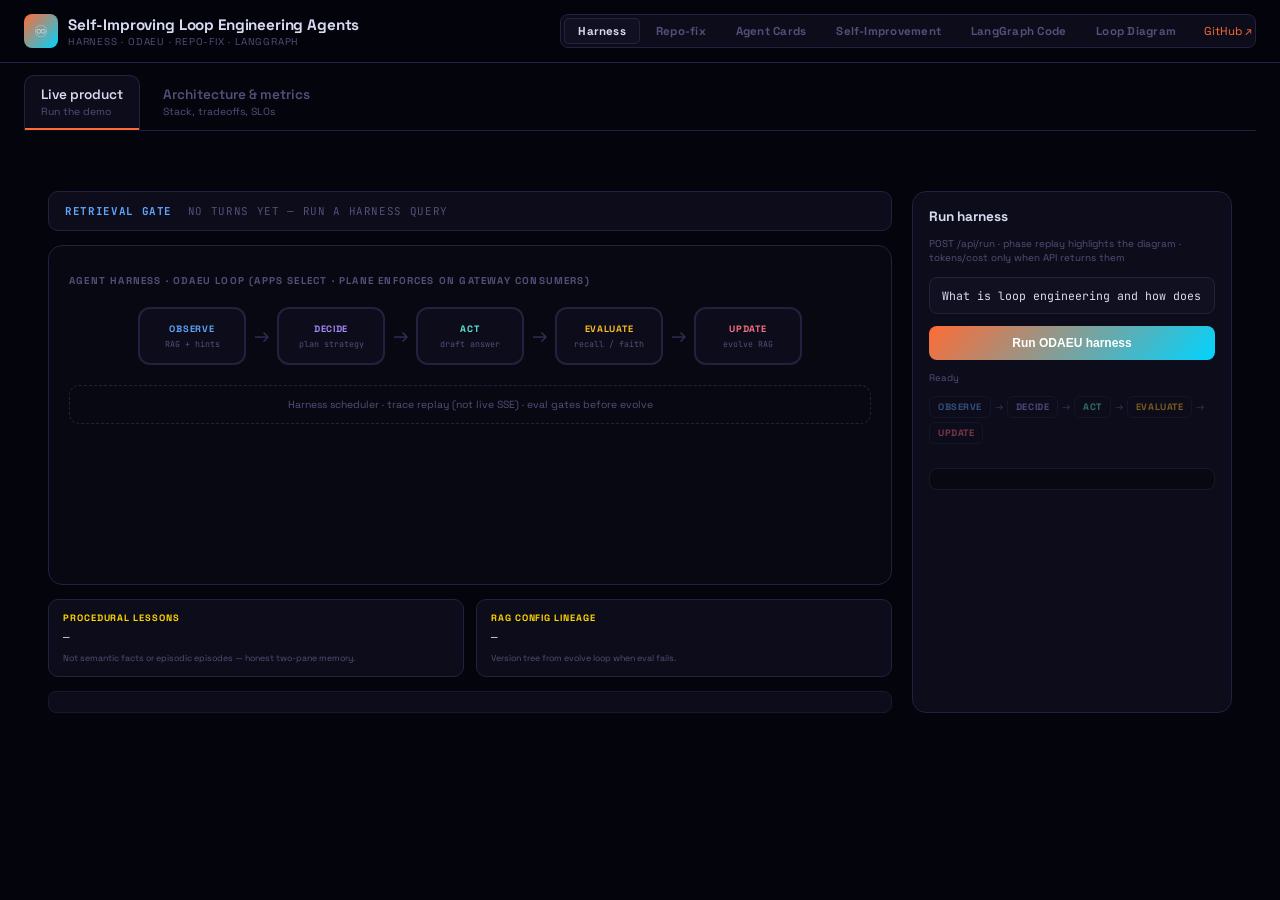
<file: demo/index.html>
<!DOCTYPE html>
<html lang="en">
<head>
<meta charset="UTF-8">
<meta name="viewport" content="width=device-width, initial-scale=1.0">
<title>Self-Improving Loop Engineering Agents</title>
<style>
@import url('https://fonts.googleapis.com/css2?family=JetBrains+Mono:wght@400;500;600;700&family=Space+Grotesk:wght@300;400;500;600;700;800&display=swap');

:root {
  --bg: #04040D;
  --s1: #080812;
  --s2: #0C0C1A;
  --s3: #101020;
  --border: #181830;
  --border2: #222240;
  --surface: var(--s2);
  --accent: var(--orch);

  /* Agent colors — each agent has its own identity */
  --orch: #FF6B35;      /* Orchestrator — amber-orange, commands */
  --code: #00D4FF;      /* Coding Agent — electric blue, creation */
  --review: #B44FFF;    /* Review Agent — violet, judgment */
  --quality: #00FF88;   /* Quality Agent — green, validation */
  --memory: #FFD700;    /* Memory/KB — gold, knowledge */
  --hitl: #FF3366;      /* HITL — rose, human control */
  --improve: #FF6B35;   /* Self-improve — same as orch */

  --text: #D8DBF0;
  --muted: #50507A;
  --muted2: #30305A;
  --mono: 'JetBrains Mono', monospace;
  --sans: 'Space Grotesk', system-ui, sans-serif;
}

*, *::before, *::after { box-sizing: border-box; margin: 0; padding: 0; }

body {
  background: var(--bg);
  color: var(--text);
  font-family: var(--sans);
  min-height: 100vh;
  overflow-x: hidden;
}

/* ── scrollbar ── */
::-webkit-scrollbar { width: 4px; height: 4px; }
::-webkit-scrollbar-track { background: transparent; }
::-webkit-scrollbar-thumb { background: var(--border2); border-radius: 4px; }

/* ══════════════════════════════════════════════════
   HEADER
══════════════════════════════════════════════════ */
.hdr {
  position: sticky; top: 0; z-index: 100;
  display: flex; align-items: center; justify-content: space-between;
  padding: 14px 24px;
  background: rgba(4,4,13,0.92);
  border-bottom: 1px solid var(--border2);
  backdrop-filter: blur(16px);
}
.hdr-brand { display: flex; align-items: center; gap: 10px; }
.hdr-icon {
  width: 34px; height: 34px; border-radius: 8px;
  background: linear-gradient(135deg, var(--orch), var(--code));
  display: flex; align-items: center; justify-content: center;
  font-size: 16px;
}
.hdr-title { font-size: 0.95rem; font-weight: 800; letter-spacing: -0.01em; }
.hdr-sub { font-size: 0.62rem; color: var(--muted); letter-spacing: 0.08em; text-transform: uppercase; margin-top: 1px; }
.tabs { display: flex; gap: 2px; background: var(--s2); border: 1px solid var(--border2); border-radius: 8px; padding: 3px; }
.tab { background: none; border: none; cursor: pointer; padding: 6px 14px; border-radius: 5px; font-size: 0.72rem; font-weight: 700; color: var(--muted); font-family: var(--sans); letter-spacing: 0.02em; transition: all 0.15s; }
.tab.on { background: var(--s3); color: var(--text); box-shadow: inset 0 0 0 1px var(--border2); }

/* ══════════════════════════════════════════════════
   VIEWS
══════════════════════════════════════════════════ */
.view { display: none; padding: 24px; }
.view.on { display: block; }

/* ══════════════════════════════════════════════════
   MAIN LOOP DIAGRAM  
══════════════════════════════════════════════════ */
.loop-canvas {
  position: relative;
  min-width: 1000px;
}

/* Central ring */
.ring-wrap {
  display: flex; align-items: center; justify-content: center;
  padding: 40px 0;
  position: relative;
}

/* The big loop visual using SVG */
.loop-svg-wrap {
  position: relative;
  width: 700px; height: 700px;
  flex-shrink: 0;
}

#loopSVG { position: absolute; inset: 0; }

/* Agent orbs on the ring */
.agent-orb {
  position: absolute;
  width: 120px; height: 120px;
  border-radius: 50%;
  display: flex; flex-direction: column; align-items: center; justify-content: center;
  cursor: pointer;
  transition: all 0.25s;
  text-align: center;
  transform: translate(-50%, -50%);
  border: 2px solid;
  backdrop-filter: blur(10px);
  z-index: 10;
}
.agent-orb:hover { transform: translate(-50%,-50%) scale(1.08); }
.agent-orb.pulse { animation: orb-pulse 2s ease-in-out infinite; }

@keyframes orb-pulse {
  0%, 100% { box-shadow: 0 0 0 0 currentColor; }
  50% { box-shadow: 0 0 0 8px transparent; }
}

.orb-icon { font-size: 1.8rem; margin-bottom: 4px; }
.orb-name { font-size: 0.62rem; font-weight: 800; line-height: 1.2; letter-spacing: 0.04em; text-transform: uppercase; }
.orb-model { font-size: 0.52rem; font-family: var(--mono); color: rgba(255,255,255,0.5); margin-top: 3px; }

/* Center hub */
.center-hub {
  position: absolute;
  top: 50%; left: 50%;
  transform: translate(-50%, -50%);
  width: 130px; height: 130px;
  border-radius: 50%;
  display: flex; flex-direction: column; align-items: center; justify-content: center;
  text-align: center;
  z-index: 20;
  cursor: pointer;
  background: radial-gradient(circle at 40% 35%, #1A1030, #0A0818);
  border: 2px solid var(--orch);
  box-shadow: 0 0 40px rgba(255,107,53,0.3), inset 0 0 30px rgba(255,107,53,0.05);
}
.hub-icon { font-size: 2rem; }
.hub-name { font-size: 0.65rem; font-weight: 800; color: var(--orch); text-transform: uppercase; letter-spacing: 0.06em; margin-top: 4px; line-height: 1.2; }
.hub-sub { font-size: 0.52rem; color: var(--muted); margin-top: 2px; }

/* Side panels */
.loop-side {
  display: flex; flex-direction: column; gap: 12px;
  width: 220px; flex-shrink: 0;
}

/* ── Info cards (side of diagram) ── */
.info-card {
  background: var(--s2);
  border: 1px solid var(--border2);
  border-radius: 10px;
  padding: 14px;
}
.info-card-hd {
  font-size: 0.65rem; font-weight: 800; text-transform: uppercase;
  letter-spacing: 0.1em; margin-bottom: 8px;
  display: flex; align-items: center; gap: 6px;
}
.info-dot { width: 8px; height: 8px; border-radius: 50%; flex-shrink: 0; }
.info-row {
  display: flex; justify-content: space-between; align-items: flex-start;
  padding: 4px 0; border-bottom: 1px solid var(--border); font-size: 0.7rem;
}
.info-row:last-child { border-bottom: none; }
.ir-k { color: var(--muted); }
.ir-v { color: var(--text); font-family: var(--mono); font-size: 0.65rem; font-weight: 600; text-align: right; max-width: 120px; line-height: 1.3; }

/* ══════════════════════════════════════════════════
   LOOP STEP TIMELINE
══════════════════════════════════════════════════ */
.timeline {
  margin-top: 32px;
  min-width: 1000px;
}
.tl-title {
  font-size: 0.68rem; font-weight: 800; text-transform: uppercase;
  letter-spacing: 0.1em; color: var(--muted); margin-bottom: 16px;
  display: flex; align-items: center; gap: 10px;
}
.tl-title::before, .tl-title::after { content: ''; flex: 1; height: 1px; background: var(--border2); }

.tl-steps {
  display: grid;
  grid-template-columns: repeat(8, 1fr);
  gap: 0;
  position: relative;
}
.tl-steps::before {
  content: '';
  position: absolute;
  top: 38px; left: 0; right: 0; height: 2px;
  background: linear-gradient(90deg, var(--code), var(--review), var(--quality), var(--orch), var(--code));
}

.tl-step {
  display: flex; flex-direction: column; align-items: center;
  position: relative; padding-bottom: 12px;
  cursor: pointer;
}
.tl-step:hover .tl-circle { transform: scale(1.15); }

.tl-circle {
  width: 48px; height: 48px; border-radius: 50%;
  display: flex; align-items: center; justify-content: center;
  font-size: 1.2rem; border: 2px solid;
  transition: transform 0.2s;
  z-index: 2; background: var(--bg);
  position: relative;
}
.tl-label {
  font-size: 0.6rem; font-weight: 700; text-align: center;
  margin-top: 8px; line-height: 1.3; text-transform: uppercase;
  letter-spacing: 0.05em;
}
.tl-sublabel { font-size: 0.55rem; color: var(--muted); font-family: var(--mono); margin-top: 2px; text-align: center; }

/* ══════════════════════════════════════════════════
   AGENT DETAIL CARDS VIEW
══════════════════════════════════════════════════ */
.agents-grid {
  display: grid;
  grid-template-columns: repeat(3, 1fr);
  gap: 16px;
}

.agent-detail-card {
  background: var(--s2);
  border: 1px solid var(--border2);
  border-radius: 14px;
  padding: 20px;
  cursor: pointer;
  transition: all 0.2s;
  position: relative;
  overflow: hidden;
}
.agent-detail-card::before {
  content: '';
  position: absolute;
  top: 0; left: 0; right: 0; height: 3px;
}
.agent-detail-card:hover { transform: translateY(-3px); box-shadow: 0 16px 48px rgba(0,0,0,0.5); }

.adc-top { display: flex; align-items: flex-start; gap: 12px; margin-bottom: 14px; }
.adc-icon { font-size: 2rem; flex-shrink: 0; }
.adc-meta {}
.adc-name { font-size: 1rem; font-weight: 800; line-height: 1.1; }
.adc-role { font-size: 0.68rem; color: var(--muted); margin-top: 3px; }
.adc-model {
  font-size: 0.6rem; font-family: var(--mono);
  padding: 2px 7px; border-radius: 20px;
  display: inline-block; margin-top: 5px; font-weight: 600;
}

.adc-section { margin-top: 12px; }
.adc-section-title { font-size: 0.6rem; font-weight: 700; text-transform: uppercase; letter-spacing: 0.1em; color: var(--muted); margin-bottom: 6px; }

.capability-list { display: flex; flex-direction: column; gap: 5px; }
.cap-item { display: flex; align-items: flex-start; gap: 7px; font-size: 0.72rem; line-height: 1.4; }
.cap-dot { width: 5px; height: 5px; border-radius: 50%; flex-shrink: 0; margin-top: 5px; }

.tool-chips { display: flex; flex-wrap: wrap; gap: 4px; margin-top: 6px; }
.tool-chip {
  font-size: 0.58rem; font-family: var(--mono);
  background: var(--s3); border: 1px solid var(--border2);
  border-radius: 4px; padding: 2px 7px; color: var(--muted);
}

.loop-badge {
  display: inline-flex; align-items: center; gap: 4px;
  font-size: 0.6rem; font-weight: 800; text-transform: uppercase;
  letter-spacing: 0.06em; padding: 3px 9px; border-radius: 20px;
  margin-top: 10px;
}

/* ══════════════════════════════════════════════════
   SELF-IMPROVEMENT MECHANICS VIEW
══════════════════════════════════════════════════ */
.improve-grid {
  display: grid;
  grid-template-columns: 1fr 1fr;
  gap: 20px;
}

.improve-block {
  background: var(--s2);
  border: 1px solid var(--border2);
  border-radius: 12px;
  padding: 18px;
}
.ib-title {
  font-size: 0.72rem; font-weight: 800; text-transform: uppercase;
  letter-spacing: 0.08em; margin-bottom: 12px;
  display: flex; align-items: center; gap: 8px;
}
.ib-icon { font-size: 1.1rem; }

.feedback-loop {
  display: flex; flex-direction: column; gap: 8px;
}
.fl-step {
  display: flex; align-items: flex-start; gap: 10px;
  padding: 8px 12px;
  background: var(--s3);
  border: 1px solid var(--border);
  border-radius: 8px;
  font-size: 0.72rem; line-height: 1.4;
  position: relative;
}
.fl-num {
  width: 20px; height: 20px; border-radius: 50%;
  display: flex; align-items: center; justify-content: center;
  font-size: 0.6rem; font-weight: 800; flex-shrink: 0;
  font-family: var(--mono);
}
.fl-arrow {
  text-align: center; color: var(--muted2); font-size: 0.8rem;
  margin: -4px 0 -4px 24px;
}

.code-block {
  background: #040410;
  border: 1px solid var(--border2);
  border-radius: 8px;
  padding: 14px;
  font-family: var(--mono);
  font-size: 0.68rem;
  line-height: 1.8;
  overflow-x: auto;
}

.metric-row {
  display: flex; align-items: center; justify-content: space-between;
  padding: 6px 0; border-bottom: 1px solid var(--border);
  font-size: 0.72rem;
}
.metric-row:last-child { border-bottom: none; }
.metric-bar-wrap { flex: 1; margin: 0 12px; height: 4px; background: var(--border2); border-radius: 2px; overflow: hidden; }
.metric-bar { height: 100%; border-radius: 2px; transition: width 0.8s; }
.metric-val { font-family: var(--mono); font-size: 0.65rem; font-weight: 700; }

/* ══════════════════════════════════════════════════
   MODAL OVERLAY
══════════════════════════════════════════════════ */
.modal-overlay {
  position: fixed; inset: 0; z-index: 500;
  background: rgba(4,4,13,0.85);
  backdrop-filter: blur(8px);
  display: flex; align-items: center; justify-content: center;
  opacity: 0; pointer-events: none;
  transition: opacity 0.2s;
}
.modal-overlay.open { opacity: 1; pointer-events: all; }

.modal {
  background: var(--s2);
  border: 1px solid var(--border2);
  border-radius: 16px;
  padding: 28px;
  max-width: 560px; width: 90%;
  max-height: 80vh; overflow-y: auto;
  transform: translateY(20px);
  transition: transform 0.2s;
}
.modal-overlay.open .modal { transform: translateY(0); }
.modal-close {
  float: right; background: var(--s3); border: 1px solid var(--border2);
  border-radius: 6px; color: var(--muted); width: 28px; height: 28px;
  display: flex; align-items: center; justify-content: center;
  cursor: pointer; font-size: 0.9rem; flex-shrink: 0;
}
.modal-title { font-size: 1.2rem; font-weight: 800; margin-bottom: 4px; }
.modal-sub { font-size: 0.72rem; color: var(--muted); margin-bottom: 18px; }
.modal-section { margin-bottom: 14px; }
.modal-section-title { font-size: 0.62rem; font-weight: 800; text-transform: uppercase; letter-spacing: 0.1em; color: var(--muted); margin-bottom: 7px; }

/* ══════════════════════════════════════════════════
   ANIMATED FLOW LINES (on loop diagram hover)
══════════════════════════════════════════════════ */
@keyframes flow-dash {
  to { stroke-dashoffset: -20; }
}
.flow-line {
  stroke-dasharray: 6 4;
  animation: flow-dash 0.8s linear infinite;
}

@keyframes rotate-slow {
  from { transform: rotate(0deg); }
  to { transform: rotate(360deg); }
}
.rotating-ring {
  transform-origin: 350px 350px;
  animation: rotate-slow 20s linear infinite;
}
.rotating-ring-r {
  transform-origin: 350px 350px;
  animation: rotate-slow 15s linear infinite reverse;
}

/* active step highlight */
.tl-step.active .tl-circle {
  box-shadow: 0 0 0 4px rgba(255,255,255,0.1), 0 0 20px currentColor;
}

@keyframes blink { 0%,100%{opacity:1} 50%{opacity:0.3} }
.blink { animation: blink 1.4s ease-in-out infinite; }

.live-panel {
  margin: 0 24px 16px;
  padding: 14px 16px;
  background: var(--s2);
  border: 1px solid var(--border2);
  border-radius: 10px;
  display: flex; flex-wrap: wrap; gap: 10px; align-items: center;
}
.live-panel input {
  flex: 1; min-width: 260px;
  background: var(--s3); border: 1px solid var(--border2);
  border-radius: 6px; padding: 8px 12px; color: var(--text);
  font-family: var(--mono); font-size: 0.72rem;
}
.live-panel button {
  background: linear-gradient(135deg, var(--orch), var(--code));
  border: none; border-radius: 6px; padding: 8px 16px;
  color: #fff; font-weight: 700; font-size: 0.72rem; cursor: pointer;
  font-family: var(--sans);
}
.live-panel .hint { font-size: 0.62rem; color: var(--muted); width: 100%; }
.trace-live {
  margin: 0 24px 24px; max-height: 220px; overflow-y: auto;
  background: var(--s1); border: 1px solid var(--border2); border-radius: 8px;
  padding: 10px; font-family: var(--mono); font-size: 0.62rem;
}
.trace-live .ev { padding: 4px 0; border-bottom: 1px solid var(--border); }
.live-panel label { font-size: 0.62rem; color: var(--muted); display: block; margin-bottom: 4px; }
.live-panel .row { display: flex; flex-wrap: wrap; gap: 10px; width: 100%; align-items: flex-end; }
.live-panel .field { flex: 1; min-width: 200px; }
.live-panel select { background: var(--s3); border: 1px solid var(--border2); border-radius: 6px; padding: 8px; color: var(--text); font-size: 0.72rem; }
.live-panel .diff-box { width: 100%; max-height: 120px; overflow: auto; background: var(--s1); border: 1px solid var(--border2); border-radius: 6px; padding: 8px; font-family: var(--mono); font-size: 0.6rem; white-space: pre-wrap; }

/* ══════════════════════════════════════════════════
   GLASS-BOX HARNESS (ODAEU)
══════════════════════════════════════════════════ */
:root {
  --gb-observe: #60a5fa;
  --gb-decide: #a78bfa;
  --gb-act: #5eead4;
  --gb-evaluate: #fbbf24;
  --gb-update: #fb7185;
}
.gb-layout {
  display: grid;
  grid-template-columns: 1fr 320px;
  gap: 20px;
  max-width: 1280px;
  margin: 0 auto;
  padding: 20px 24px 32px;
}
.gb-main { display: flex; flex-direction: column; gap: 14px; min-width: 0; }
.gb-gate {
  padding: 12px 16px;
  background: var(--s2);
  border: 1px solid var(--border2);
  border-radius: 10px;
  font-size: 0.68rem;
  font-family: var(--mono);
  color: var(--muted);
  text-transform: uppercase;
  letter-spacing: 0.06em;
}
.gb-gate strong { color: var(--gb-observe); margin-right: 8px; }
.gb-diagram {
  position: relative;
  background: var(--s1);
  border: 1px solid var(--border2);
  border-radius: 14px;
  padding: 28px 20px 24px;
  min-height: 340px;
}
.gb-diagram-title {
  font-size: 0.62rem;
  font-weight: 800;
  text-transform: uppercase;
  letter-spacing: 0.12em;
  color: var(--muted);
  margin-bottom: 20px;
}
.gb-odaeu {
  display: flex;
  align-items: center;
  justify-content: center;
  gap: 8px;
  flex-wrap: wrap;
}
.gb-node {
  width: 108px;
  padding: 14px 10px;
  border-radius: 12px;
  border: 2px solid var(--border2);
  background: var(--s2);
  text-align: center;
  transition: all 0.25s;
}
.gb-node-label {
  font-size: 0.58rem;
  font-weight: 800;
  text-transform: uppercase;
  letter-spacing: 0.08em;
  margin-bottom: 4px;
}
.gb-node-sub { font-size: 0.52rem; font-family: var(--mono); color: var(--muted); }
.gb-node.gb-active {
  border-color: currentColor;
  box-shadow: 0 0 24px rgba(255,255,255,0.08);
  transform: scale(1.04);
}
.gb-node.gb-done { opacity: 0.85; border-color: var(--quality); }
#gb-node-observe { color: var(--gb-observe); }
#gb-node-decide { color: var(--gb-decide); }
#gb-node-act { color: var(--gb-act); }
#gb-node-evaluate { color: var(--gb-evaluate); }
#gb-node-update { color: var(--gb-update); }
.gb-arrow { color: var(--muted2); font-size: 1.2rem; }
.gb-harness-center {
  margin-top: 20px;
  text-align: center;
  padding: 12px;
  border: 1px dashed var(--border2);
  border-radius: 10px;
  font-size: 0.65rem;
  color: var(--muted);
}
.gb-memory-strip {
  display: grid;
  grid-template-columns: 1fr 1fr;
  gap: 12px;
}
.gb-mem-pane {
  background: var(--s2);
  border: 1px solid var(--border2);
  border-radius: 10px;
  padding: 12px 14px;
}
.gb-mem-hd {
  font-size: 0.58rem;
  font-weight: 800;
  text-transform: uppercase;
  letter-spacing: 0.1em;
  color: var(--memory);
  margin-bottom: 6px;
}
.gb-mem-body {
  font-size: 0.68rem;
  font-family: var(--mono);
  color: var(--text);
  line-height: 1.45;
  max-height: 72px;
  overflow: auto;
}
.gb-mem-note { font-size: 0.55rem; color: var(--muted); margin-top: 6px; }
.gb-ops {
  display: flex;
  flex-wrap: wrap;
  gap: 16px;
  font-size: 0.65rem;
  font-family: var(--mono);
  color: var(--muted);
  padding: 10px 14px;
  background: var(--s2);
  border-radius: 8px;
  border: 1px solid var(--border);
}
.gb-ops strong { color: var(--text); }
.gb-sidebar {
  display: flex;
  flex-direction: column;
  gap: 12px;
  background: var(--s2);
  border: 1px solid var(--border2);
  border-radius: 14px;
  padding: 16px;
  max-height: calc(100vh - 100px);
  overflow: hidden;
}
.gb-sidebar h2 {
  font-size: 0.85rem;
  font-weight: 800;
  margin: 0;
}
.gb-sidebar .hint { font-size: 0.62rem; color: var(--muted); line-height: 1.4; }
.gb-query {
  width: 100%;
  background: var(--s3);
  border: 1px solid var(--border2);
  border-radius: 8px;
  padding: 10px 12px;
  color: var(--text);
  font-family: var(--mono);
  font-size: 0.72rem;
}
.gb-run-btn {
  background: linear-gradient(135deg, var(--orch), var(--code));
  border: none;
  border-radius: 8px;
  padding: 10px 16px;
  color: #fff;
  font-weight: 800;
  font-size: 0.75rem;
  cursor: pointer;
  width: 100%;
}
.gb-run-btn:disabled { opacity: 0.6; cursor: wait; }
.gb-pills { display: flex; flex-wrap: wrap; align-items: center; gap: 4px; }
.gb-pill {
  font-size: 0.58rem;
  font-weight: 800;
  text-transform: uppercase;
  letter-spacing: 0.06em;
  padding: 4px 8px;
  border-radius: 6px;
  border: 1px solid var(--border2);
  color: var(--pill-color, var(--muted));
  opacity: 0.45;
  transition: all 0.2s;
}
.gb-pill.gb-active { opacity: 1; border-color: var(--pill-color); box-shadow: 0 0 12px rgba(255,255,255,0.06); }
.gb-pill.gb-done { opacity: 0.9; border-color: var(--quality); color: var(--quality); }
.gb-pill-arrow { color: var(--muted2); font-size: 0.65rem; }
.gb-answer {
  flex: 0 0 auto;
  max-height: 120px;
  overflow: auto;
  padding: 10px;
  background: var(--s1);
  border: 1px solid var(--border);
  border-radius: 8px;
  font-size: 0.72rem;
  line-height: 1.5;
}
.gb-eval { font-size: 0.68rem; font-family: var(--mono); }
.gb-eval-badge { font-weight: 800; margin-right: 6px; }
.gb-eval-badge.pass { color: var(--quality); }
.gb-eval-badge.fail { color: var(--hitl); }
.gb-event-log {
  flex: 1;
  min-height: 120px;
  overflow-y: auto;
  font-family: var(--mono);
  font-size: 0.58rem;
}
.gb-event { padding: 6px 0; border-bottom: 1px solid var(--border); }
.gb-event-live { background: rgba(94,234,212,0.06); }
.gb-event pre { margin: 4px 0 0; color: var(--muted); white-space: pre-wrap; word-break: break-all; }
.gb-status { font-size: 0.6rem; color: var(--muted); }
@media (max-width: 960px) {
  .gb-layout { grid-template-columns: 1fr; }
}
</style>
<link rel="stylesheet" href="architect-panel.css" />
<script src="config.js"></script>
<script src="architect-config.js"></script>
<script src="architect-panel.js"></script>
</head>
<body>

<!-- ── Header ── -->
<div class="hdr">
  <div class="hdr-brand">
    <div class="hdr-icon">♾️</div>
    <div>
      <div class="hdr-title">Self-Improving Loop Engineering Agents</div>
      <div class="hdr-sub">Harness · ODAEU · Repo-fix · LangGraph</div>
    </div>
  </div>
  <div class="tabs">
    <button class="tab on" onclick="switchView('glassbox', this)">Harness</button>
    <button class="tab" onclick="switchView('repo', this)">Repo-fix</button>
    <button class="tab" onclick="switchView('agents', this)">Agent Cards</button>
    <button class="tab" onclick="switchView('improve', this)">Self-Improvement</button>
    <button class="tab" onclick="switchView('code', this)">LangGraph Code</button>
    <button class="tab" onclick="switchView('loop', this)">Loop Diagram</button>
    <a href="https://github.com/vpeetla-ai/loop-engine-agent-platform" style="margin-left:12px;font-size:0.72rem;color:var(--orch);text-decoration:none;align-self:center">GitHub ↗</a>
  </div>
</div>

<!-- ══════════════════════════════════════════════════
  VIEW 0: GLASS-BOX HARNESS (ODAEU) — primary
══════════════════════════════════════════════════ -->
<div id="view-glassbox" class="view on">
  <div class="gb-layout">
    <div class="gb-main">
      <div class="gb-gate" id="gbGate"><strong>Retrieval gate</strong> no turns yet — run a harness query</div>
      <div class="gb-diagram">
        <div class="gb-diagram-title">Agent harness · ODAEU loop (apps select · plane enforces on gateway consumers)</div>
        <div class="gb-odaeu">
          <div class="gb-node" id="gb-node-observe">
            <div class="gb-node-label">Observe</div>
            <div class="gb-node-sub">RAG + hints</div>
          </div>
          <span class="gb-arrow">→</span>
          <div class="gb-node" id="gb-node-decide">
            <div class="gb-node-label">Decide</div>
            <div class="gb-node-sub">plan strategy</div>
          </div>
          <span class="gb-arrow">→</span>
          <div class="gb-node" id="gb-node-act">
            <div class="gb-node-label">Act</div>
            <div class="gb-node-sub">draft answer</div>
          </div>
          <span class="gb-arrow">→</span>
          <div class="gb-node" id="gb-node-evaluate">
            <div class="gb-node-label">Evaluate</div>
            <div class="gb-node-sub">recall / faith</div>
          </div>
          <span class="gb-arrow">→</span>
          <div class="gb-node" id="gb-node-update">
            <div class="gb-node-label">Update</div>
            <div class="gb-node-sub">evolve RAG</div>
          </div>
        </div>
        <div class="gb-harness-center">Harness scheduler · trace replay (not live SSE) · eval gates before evolve</div>
      </div>
      <div class="gb-memory-strip">
        <div class="gb-mem-pane">
          <div class="gb-mem-hd">Procedural lessons</div>
          <div class="gb-mem-body" id="gbLessons">—</div>
          <div class="gb-mem-note">Not semantic facts or episodic episodes — honest two-pane memory.</div>
        </div>
        <div class="gb-mem-pane">
          <div class="gb-mem-hd">RAG config lineage</div>
          <div class="gb-mem-body" id="gbRag">—</div>
          <div class="gb-mem-note">Version tree from evolve loop when eval fails.</div>
        </div>
      </div>
      <div class="gb-ops" id="gbOps"></div>
    </div>
    <aside class="gb-sidebar">
      <h2>Run harness</h2>
      <p class="hint">POST /api/run · phase replay highlights the diagram · tokens/cost only when API returns them</p>
      <input class="gb-query" id="gbQuery" value="What is loop engineering and how does a harness improve agents?" placeholder="Harness query…" />
      <button type="button" class="gb-run-btn" id="gbRunBtn">Run ODAEU harness</button>
      <div class="gb-status" id="gbStatus">Ready</div>
      <div class="gb-pills" id="gbPills"></div>
      <div class="gb-eval" id="gbEval"></div>
      <div class="gb-answer" id="gbAnswer"></div>
      <div class="gb-event-log" id="gbEventLog"></div>
    </aside>
  </div>
</div>

<div id="repo-workbench" style="display:none">
<div class="live-panel">
  <p class="hint" style="margin:0 0 10px;color:var(--text);font-size:0.75rem;font-weight:600">Primary job: fix a GitHub repo via the harness and open a PR (never pushes main).</p>
  <div class="row">
    <div class="field" style="flex:2">
      <label>GitHub repo URL</label>
      <input id="repoUrl" value="https://github.com/vpeetla-ai/golden-eval-registry.git" placeholder="https://github.com/org/repo.git" />
    </div>
    <div class="field">
      <label>Branch</label>
      <input id="repoBranch" value="main" />
    </div>
    <div class="field">
      <label>Mode</label>
      <select id="repoMode">
        <option value="bugfix">Bugfix — scan tests &amp; fix</option>
        <option value="feature">Feature — implement requirement</option>
      </select>
    </div>
  </div>
  <div class="row">
    <div class="field" style="flex:2">
      <label>Task / requirement</label>
      <input id="taskInput" value="Find and fix all failing tests in this repo" />
    </div>
    <div class="field">
      <label>API key (only if backend requires one)</label>
      <input id="apiKeyInput" type="password" placeholder="X-API-Key" />
    </div>
    <label style="font-size:0.72rem;display:flex;align-items:center;gap:6px">
      <input type="checkbox" id="createPr" checked /> Create Pull Request (branch push — never writes to main)
    </label>
    <button type="button" id="runRepoBtn">Fix Repo &amp; Open PR</button>
    <button type="button" id="runLoopBtn" style="background:var(--s3);color:var(--text);border:1px solid var(--border2)">Codegen Loop</button>
  </div>
  <div class="diff-box" id="diffBox" hidden></div>
  <span class="hint" id="runHint">Point LOOPFORGE_API at your backend. Workflow: clone → pytest → fix → branch → commit → open PR on GitHub.</span>
</div>
<div class="trace-live" id="traceLive"></div>
</div>

<!-- ══════════════════════════════════════════════════
  VIEW 1: LOOP DIAGRAM
══════════════════════════════════════════════════ -->
<div id="workbench-product">
<div id="view-loop" class="view">
  <div class="loop-canvas">

    <div class="ring-wrap" style="gap:24px">

      <!-- Left info panel -->
      <div class="loop-side">
        <div class="info-card">
          <div class="info-card-hd"><div class="info-dot" style="background:var(--code)"></div>Coding Agent</div>
          <div class="info-row"><span class="ir-k">Primary</span><span class="ir-v">Gemini 2.5 Flash</span></div>
          <div class="info-row"><span class="ir-k">Fallback</span><span class="ir-v">Claude Haiku 4.5</span></div>
          <div class="info-row"><span class="ir-k">Tools</span><span class="ir-v">code_exec, bash, write_file</span></div>
          <div class="info-row"><span class="ir-k">Output</span><span class="ir-v">code + tests + diff</span></div>
          <div class="info-row"><span class="ir-k">Loop role</span><span class="ir-v">Generate → get reviewed → refine</span></div>
        </div>
        <div class="info-card">
          <div class="info-card-hd"><div class="info-dot" style="background:var(--review)"></div>Review Agent</div>
          <div class="info-row"><span class="ir-k">Primary</span><span class="ir-v">Groq Llama 3.3 70B</span></div>
          <div class="info-row"><span class="ir-k">Pattern</span><span class="ir-v">Reflection / Critique</span></div>
          <div class="info-row"><span class="ir-k">Checks</span><span class="ir-v">Logic · Security · Style</span></div>
          <div class="info-row"><span class="ir-k">Output</span><span class="ir-v">score + issues[] + suggestions[]</span></div>
          <div class="info-row"><span class="ir-k">Loop role</span><span class="ir-v">Score → annotate → route back</span></div>
        </div>
        <div class="info-card">
          <div class="info-card-hd"><div class="info-dot" style="background:var(--memory)"></div>Memory / KB</div>
          <div class="info-row"><span class="ir-k">Storage</span><span class="ir-v">Pinecone + Redis</span></div>
          <div class="info-row"><span class="ir-k">Content</span><span class="ir-v">past runs · patterns · errors</span></div>
          <div class="info-row"><span class="ir-k">Retrieval</span><span class="ir-v">RAG on agent decisions</span></div>
          <div class="info-row"><span class="ir-k">Write</span><span class="ir-v">after every successful loop</span></div>
        </div>
      </div>

      <!-- Central ring SVG -->
      <div class="loop-svg-wrap">
        <svg id="loopSVG" viewBox="0 0 700 700" xmlns="http://www.w3.org/2000/svg">
          <!-- Background atmosphere -->
          <defs>
            <radialGradient id="bgGrad" cx="50%" cy="50%">
              <stop offset="0%" stop-color="#0F0F28" stop-opacity="0.6"/>
              <stop offset="100%" stop-color="#04040D" stop-opacity="0"/>
            </radialGradient>
            <filter id="glow">
              <feGaussianBlur stdDeviation="3" result="blur"/>
              <feMerge><feMergeNode in="blur"/><feMergeNode in="SourceGraphic"/></feMerge>
            </filter>
          </defs>

          <circle cx="350" cy="350" r="320" fill="url(#bgGrad)"/>

          <!-- Outer decorative ring (slow rotate) -->
          <g class="rotating-ring" opacity="0.2">
            <circle cx="350" cy="350" r="290" fill="none" stroke="#222244" stroke-width="1" stroke-dasharray="4 8"/>
          </g>

          <!-- Inner decorative ring (counter rotate) -->
          <g class="rotating-ring-r" opacity="0.15">
            <circle cx="350" cy="350" r="200" fill="none" stroke="#334" stroke-width="1" stroke-dasharray="2 6"/>
          </g>

          <!-- Main loop circle path (the actual ring) -->
          <circle cx="350" cy="350" r="250" fill="none" stroke="#1A1A3A" stroke-width="2"/>

          <!-- Animated flow arrows on the ring (clockwise) -->
          <!-- We draw arc segments between agents, each a different color -->

          <!-- Orchestrator → Coding (top to right) -->
          <path d="M 350 100 A 250 250 0 0 1 590 440" fill="none" stroke="var(--orch)" stroke-width="2.5" opacity="0.5" class="flow-line"/>
          <!-- Coding → Review (right arc) -->
          <path d="M 590 440 A 250 250 0 0 1 350 600" fill="none" stroke="var(--code)" stroke-width="2.5" opacity="0.5" class="flow-line" style="animation-delay:-0.4s"/>
          <!-- Review → Quality (bottom arc) -->
          <path d="M 350 600 A 250 250 0 0 1 110 440" fill="none" stroke="var(--review)" stroke-width="2.5" opacity="0.5" class="flow-line" style="animation-delay:-0.8s"/>
          <!-- Quality → Memory (left-bottom arc) -->
          <path d="M 110 440 A 250 250 0 0 1 110 260" fill="none" stroke="var(--quality)" stroke-width="2.5" opacity="0.5" class="flow-line" style="animation-delay:-1.2s"/>
          <!-- Memory → Orchestrator (top-left arc) -->
          <path d="M 110 260 A 250 250 0 0 1 350 100" fill="none" stroke="var(--memory)" stroke-width="2.5" opacity="0.5" class="flow-line" style="animation-delay:-1.6s"/>

          <!-- Spoke: Orchestrator ↔ center -->
          <line x1="350" y1="220" x2="350" y2="285" stroke="var(--orch)" stroke-width="1.5" stroke-dasharray="3 3" opacity="0.6" class="flow-line"/>
          <!-- Spoke: Coding ↔ center -->
          <line x1="462" y1="417" x2="415" y2="390" stroke="var(--code)" stroke-width="1.5" stroke-dasharray="3 3" opacity="0.6" class="flow-line" style="animation-delay:-0.3s"/>
          <!-- Spoke: Review ↔ center -->
          <line x1="350" y1="477" x2="350" y2="415" stroke="var(--review)" stroke-width="1.5" stroke-dasharray="3 3" opacity="0.6" class="flow-line" style="animation-delay:-0.6s"/>
          <!-- Spoke: Quality ↔ center -->
          <line x1="237" y1="417" x2="285" y2="390" stroke="var(--quality)" stroke-width="1.5" stroke-dasharray="3 3" opacity="0.6" class="flow-line" style="animation-delay:-0.9s"/>
          <!-- Spoke: Memory ↔ center -->
          <line x1="237" y1="283" x2="285" y2="310" stroke="var(--memory)" stroke-width="1.5" stroke-dasharray="3 3" opacity="0.6" class="flow-line" style="animation-delay:-1.2s"/>

          <!-- Loop direction arrows (arrowheads on ring) -->
          <polygon points="348,100 358,116 338,116" fill="var(--orch)" opacity="0.8"/>
          <polygon points="588,438 576,452 602,450" fill="var(--code)" opacity="0.8"/>
          <polygon points="352,598 338,584 362,582" fill="var(--review)" opacity="0.8"/>
          <polygon points="112,262 124,276 104,280" fill="var(--quality)" opacity="0.8"/>

          <!-- Feedback arc (quality → coding, the retry path) -->
          <path d="M 110 440 Q 30 350 110 260" fill="none" stroke="var(--hitl)" stroke-width="1.5" stroke-dasharray="4 4" opacity="0.4" class="flow-line" style="animation-direction:reverse"/>
          <text x="44" y="358" fill="var(--hitl)" font-size="9" font-family="JetBrains Mono" opacity="0.7" text-anchor="middle">retry</text>
          <text x="44" y="368" fill="var(--hitl)" font-size="9" font-family="JetBrains Mono" opacity="0.7" text-anchor="middle">loop</text>

          <!-- HITL branch arrow -->
          <line x1="590" y1="440" x2="668" y2="350" stroke="var(--hitl)" stroke-width="1.5" stroke-dasharray="3 3" opacity="0.5"/>
          <text x="672" y="345" fill="var(--hitl)" font-size="9" font-family="JetBrains Mono" opacity="0.8">HITL</text>
          <text x="672" y="355" fill="var(--hitl)" font-size="9" font-family="JetBrains Mono" opacity="0.8">gate</text>

          <!-- Self-improve annotation -->
          <path d="M 420 130 Q 500 80 500 160" fill="none" stroke="var(--improve)" stroke-width="1" stroke-dasharray="2 3" opacity="0.4"/>
          <text x="510" y="120" fill="var(--improve)" font-size="9" font-family="JetBrains Mono" opacity="0.7">self-</text>
          <text x="510" y="130" fill="var(--improve)" font-size="9" font-family="JetBrains Mono" opacity="0.7">improve</text>

        </svg>

        <!-- Agent orbs positioned on ring -->
        <!-- Orchestrator: top -->
        <div class="agent-orb" style="top:14.3%;left:50%;border-color:var(--orch);background:rgba(255,107,53,0.1);color:var(--orch)" onclick="openModal('orch')">
          <div class="orb-icon">🧠</div>
          <div class="orb-name" style="color:var(--orch)">Orchestrator</div>
          <div class="orb-model">Claude Sonnet / GPT-4o</div>
        </div>

        <!-- Coding: right -->
        <div class="agent-orb" style="top:63%;left:84.3%;border-color:var(--code);background:rgba(0,212,255,0.08);color:var(--code)" onclick="openModal('code')">
          <div class="orb-icon">⌨️</div>
          <div class="orb-name" style="color:var(--code)">Coding Agent</div>
          <div class="orb-model">Gemini 2.5 Flash</div>
        </div>

        <!-- Review: bottom -->
        <div class="agent-orb" style="top:85.7%;left:50%;border-color:var(--review);background:rgba(180,79,255,0.08);color:var(--review)" onclick="openModal('review')">
          <div class="orb-icon">🔍</div>
          <div class="orb-name" style="color:var(--review)">Review Agent</div>
          <div class="orb-model">Groq Llama 3.3 70B</div>
        </div>

        <!-- Quality: bottom-left -->
        <div class="agent-orb" style="top:63%;left:15.7%;border-color:var(--quality);background:rgba(0,255,136,0.07);color:var(--quality)" onclick="openModal('quality')">
          <div class="orb-icon">✅</div>
          <div class="orb-name" style="color:var(--quality)">Quality Agent</div>
          <div class="orb-model">Groq / Cerebras</div>
        </div>

        <!-- Memory: top-left -->
        <div class="agent-orb" style="top:37.2%;left:15.7%;border-color:var(--memory);background:rgba(255,215,0,0.07);color:var(--memory)" onclick="openModal('memory')">
          <div class="orb-icon">🗃️</div>
          <div class="orb-name" style="color:var(--memory)">Memory / KB</div>
          <div class="orb-model">Pinecone + Redis</div>
        </div>

        <!-- Center Hub -->
        <div class="center-hub" onclick="openModal('hub')">
          <div class="hub-icon">♾️</div>
          <div class="hub-name">LangGraph<br>State Engine</div>
          <div class="hub-sub">interrupt_before · checkpointer</div>
        </div>
      </div>

      <!-- Right info panel -->
      <div class="loop-side">
        <div class="info-card">
          <div class="info-card-hd"><div class="info-dot" style="background:var(--quality)"></div>Quality Agent</div>
          <div class="info-row"><span class="ir-k">Primary</span><span class="ir-v">Groq Llama 3.3 70B</span></div>
          <div class="info-row"><span class="ir-k">Fallback</span><span class="ir-v">Cerebras (1M tok/day)</span></div>
          <div class="info-row"><span class="ir-k">Runs</span><span class="ir-v">pytest · coverage · lint</span></div>
          <div class="info-row"><span class="ir-k">Output</span><span class="ir-v">pass/fail + metrics</span></div>
          <div class="info-row"><span class="ir-k">Loop role</span><span class="ir-v">Gate keeper — pass or retry</span></div>
        </div>
        <div class="info-card">
          <div class="info-card-hd"><div class="info-dot" style="background:var(--orch)"></div>Orchestrator</div>
          <div class="info-row"><span class="ir-k">Primary</span><span class="ir-v">Claude Sonnet 4.6</span></div>
          <div class="info-row"><span class="ir-k">Pattern</span><span class="ir-v">Plan & Execute + Reflection</span></div>
          <div class="info-row"><span class="ir-k">Controls</span><span class="ir-v">max_iterations · thresholds</span></div>
          <div class="info-row"><span class="ir-k">Self-improves</span><span class="ir-v">rewrites own prompt on fail</span></div>
          <div class="info-row"><span class="ir-k">Loop role</span><span class="ir-v">Route · Decide · Adapt</span></div>
        </div>
        <div class="info-card">
          <div class="info-card-hd"><div class="info-dot" style="background:var(--hitl)"></div>HITL Gate</div>
          <div class="info-row"><span class="ir-k">Trigger</span><span class="ir-v">quality_score &lt; 0.8 after 3 retries</span></div>
          <div class="info-row"><span class="ir-k">Or</span><span class="ir-v">security flag raised</span></div>
          <div class="info-row"><span class="ir-k">Or</span><span class="ir-v">confidence &lt; threshold</span></div>
          <div class="info-row"><span class="ir-k">LangGraph</span><span class="ir-v">interrupt_before="hitl"</span></div>
          <div class="info-row"><span class="ir-k">Resume</span><span class="ir-v">POST /hitl/approve</span></div>
        </div>
      </div>

    </div>

    <!-- Timeline of one complete loop iteration -->
    <div class="timeline">
      <div class="tl-title">One Complete Loop Iteration — Steps in Sequence</div>
      <div class="tl-steps">

        <div class="tl-step active" onclick="activateStep(this,0)">
          <div class="tl-circle" style="border-color:var(--orch);color:var(--orch)">🧠</div>
          <div class="tl-label" style="color:var(--orch)">Plan</div>
          <div class="tl-sublabel">Orchestrator<br>decomposes task</div>
        </div>

        <div class="tl-step" onclick="activateStep(this,1)">
          <div class="tl-circle" style="border-color:var(--code);color:var(--code)">⌨️</div>
          <div class="tl-label" style="color:var(--code)">Generate</div>
          <div class="tl-sublabel">Coding Agent<br>writes code + tests</div>
        </div>

        <div class="tl-step" onclick="activateStep(this,2)">
          <div class="tl-circle" style="border-color:var(--review);color:var(--review)">🔍</div>
          <div class="tl-label" style="color:var(--review)">Review</div>
          <div class="tl-sublabel">Review Agent<br>critiques + scores</div>
        </div>

        <div class="tl-step" onclick="activateStep(this,3)">
          <div class="tl-circle" style="border-color:var(--quality);color:var(--quality)">🧪</div>
          <div class="tl-label" style="color:var(--quality)">Test</div>
          <div class="tl-sublabel">Quality Agent<br>runs pytest/lint</div>
        </div>

        <div class="tl-step" onclick="activateStep(this,4)">
          <div class="tl-circle" style="border-color:var(--orch);color:var(--orch)">⚖️</div>
          <div class="tl-label" style="color:var(--orch)">Decide</div>
          <div class="tl-sublabel">Orchestrator<br>pass/retry/escalate</div>
        </div>

        <div class="tl-step" onclick="activateStep(this,5)">
          <div class="tl-circle" style="border-color:var(--memory);color:var(--memory)">💾</div>
          <div class="tl-label" style="color:var(--memory)">Learn</div>
          <div class="tl-sublabel">Memory Agent<br>stores patterns</div>
        </div>

        <div class="tl-step" onclick="activateStep(this,6)">
          <div class="tl-circle" style="border-color:var(--improve);color:var(--improve)">🔄</div>
          <div class="tl-label" style="color:var(--improve)">Adapt</div>
          <div class="tl-sublabel">Orchestrator<br>rewrites prompts</div>
        </div>

        <div class="tl-step" onclick="activateStep(this,7)">
          <div class="tl-circle" style="border-color:var(--hitl);color:var(--hitl)">✅</div>
          <div class="tl-label" style="color:var(--hitl)">Ship / HITL</div>
          <div class="tl-sublabel">Human gate or<br>auto-approve</div>
        </div>

      </div>
    </div>

  </div>
</div>

<!-- ══════════════════════════════════════════════════
  VIEW 2: AGENT CARDS
══════════════════════════════════════════════════ -->
<div id="view-agents" class="view">
  <div class="agents-grid">

    <!-- Orchestrator -->
    <div class="agent-detail-card" style="border-color:rgba(255,107,53,0.3)" onclick="openModal('orch')">
      <div style="position:absolute;top:0;left:0;right:0;height:3px;background:var(--orch);border-radius:14px 14px 0 0"></div>
      <div class="adc-top">
        <div class="adc-icon">🧠</div>
        <div class="adc-meta">
          <div class="adc-name" style="color:var(--orch)">Orchestrator Agent</div>
          <div class="adc-role">Plans, routes, and self-improves the loop</div>
          <div class="adc-model" style="background:rgba(255,107,53,0.1);color:var(--orch)">Claude Sonnet 4.6</div>
        </div>
      </div>
      <div class="adc-section">
        <div class="adc-section-title">Core Capabilities</div>
        <div class="capability-list">
          <div class="cap-item"><div class="cap-dot" style="background:var(--orch)"></div>Decomposes user task into subtasks for coding agent</div>
          <div class="cap-item"><div class="cap-dot" style="background:var(--orch)"></div>Routes between agents based on quality scores</div>
          <div class="cap-item"><div class="cap-dot" style="background:var(--orch)"></div><strong>Self-improves:</strong> rewrites coding prompt if review fails 2× in a row</div>
          <div class="cap-item"><div class="cap-dot" style="background:var(--orch)"></div>Controls max_iterations to prevent infinite loops</div>
          <div class="cap-item"><div class="cap-dot" style="background:var(--orch)"></div>Reads memory KB to avoid repeating past mistakes</div>
        </div>
      </div>
      <div class="tool-chips">
        <span class="tool-chip">Plan & Execute</span>
        <span class="tool-chip">Reflection</span>
        <span class="tool-chip">prompt_rewriter</span>
        <span class="tool-chip">memory_lookup</span>
      </div>
      <div class="loop-badge" style="background:rgba(255,107,53,0.1);color:var(--orch)">♾️ Self-Improving</div>
    </div>

    <!-- Coding Agent -->
    <div class="agent-detail-card" style="border-color:rgba(0,212,255,0.3)" onclick="openModal('code')">
      <div style="position:absolute;top:0;left:0;right:0;height:3px;background:var(--code);border-radius:14px 14px 0 0"></div>
      <div class="adc-top">
        <div class="adc-icon">⌨️</div>
        <div class="adc-meta">
          <div class="adc-name" style="color:var(--code)">Coding Agent</div>
          <div class="adc-role">Generates, refactors, and patches code iteratively</div>
          <div class="adc-model" style="background:rgba(0,212,255,0.1);color:var(--code)">Gemini 2.5 Flash (free)</div>
        </div>
      </div>
      <div class="adc-section">
        <div class="adc-section-title">Core Capabilities</div>
        <div class="capability-list">
          <div class="cap-item"><div class="cap-dot" style="background:var(--code)"></div>Generates code from task spec + memory context</div>
          <div class="cap-item"><div class="cap-dot" style="background:var(--code)"></div>Writes unit + integration tests alongside code</div>
          <div class="cap-item"><div class="cap-dot" style="background:var(--code)"></div>Receives Review Agent critique → applies targeted patches</div>
          <div class="cap-item"><div class="cap-dot" style="background:var(--code)"></div>Produces structured diff for each iteration</div>
          <div class="cap-item"><div class="cap-dot" style="background:var(--code)"></div>Executes code in sandbox and self-corrects on error</div>
        </div>
      </div>
      <div class="tool-chips">
        <span class="tool-chip">code_execute</span>
        <span class="tool-chip">write_file</span>
        <span class="tool-chip">bash</span>
        <span class="tool-chip">diff_apply</span>
        <span class="tool-chip">ReAct</span>
      </div>
      <div class="loop-badge" style="background:rgba(0,212,255,0.1);color:var(--code)">⌨️ Generate + Refine</div>
    </div>

    <!-- Review Agent -->
    <div class="agent-detail-card" style="border-color:rgba(180,79,255,0.3)" onclick="openModal('review')">
      <div style="position:absolute;top:0;left:0;right:0;height:3px;background:var(--review);border-radius:14px 14px 0 0"></div>
      <div class="adc-top">
        <div class="adc-icon">🔍</div>
        <div class="adc-meta">
          <div class="adc-name" style="color:var(--review)">Review Agent</div>
          <div class="adc-role">Critiques code quality, logic, and security</div>
          <div class="adc-model" style="background:rgba(180,79,255,0.1);color:var(--review)">Groq Llama 3.3 70B (free)</div>
        </div>
      </div>
      <div class="adc-section">
        <div class="adc-section-title">Core Capabilities</div>
        <div class="capability-list">
          <div class="cap-item"><div class="cap-dot" style="background:var(--review)"></div>Scores code on: correctness, complexity, security, style (0–1 each)</div>
          <div class="cap-item"><div class="cap-dot" style="background:var(--review)"></div>Returns structured issues[] with line references</div>
          <div class="cap-item"><div class="cap-dot" style="background:var(--review)"></div>Flags security vulnerabilities (OWASP top 10)</div>
          <div class="cap-item"><div class="cap-dot" style="background:var(--review)"></div>Compares current vs previous iteration — measures improvement</div>
          <div class="cap-item"><div class="cap-dot" style="background:var(--review)"></div>Feeds score into Orchestrator routing decision</div>
        </div>
      </div>
      <div class="tool-chips">
        <span class="tool-chip">Reflection</span>
        <span class="tool-chip">static_analysis</span>
        <span class="tool-chip">score_rubric</span>
        <span class="tool-chip">diff_compare</span>
      </div>
      <div class="loop-badge" style="background:rgba(180,79,255,0.1);color:var(--review)">🔍 Critique Pattern</div>
    </div>

    <!-- Quality Agent -->
    <div class="agent-detail-card" style="border-color:rgba(0,255,136,0.25)" onclick="openModal('quality')">
      <div style="position:absolute;top:0;left:0;right:0;height:3px;background:var(--quality);border-radius:14px 14px 0 0"></div>
      <div class="adc-top">
        <div class="adc-icon">✅</div>
        <div class="adc-meta">
          <div class="adc-name" style="color:var(--quality)">Quality Agent</div>
          <div class="adc-role">Runtime validation — tests, coverage, lint, benchmarks</div>
          <div class="adc-model" style="background:rgba(0,255,136,0.08);color:var(--quality)">Groq / Cerebras (free)</div>
        </div>
      </div>
      <div class="adc-section">
        <div class="adc-section-title">Core Capabilities</div>
        <div class="capability-list">
          <div class="cap-item"><div class="cap-dot" style="background:var(--quality)"></div>Executes pytest — parses pass/fail + coverage %</div>
          <div class="cap-item"><div class="cap-dot" style="background:var(--quality)"></div>Runs ruff / flake8 lint and complexity (radon)</div>
          <div class="cap-item"><div class="cap-dot" style="background:var(--quality)"></div>Benchmarks performance against baseline</div>
          <div class="cap-item"><div class="cap-dot" style="background:var(--quality)"></div>Hard gate: coverage &lt; 80% → mandatory retry</div>
          <div class="cap-item"><div class="cap-dot" style="background:var(--quality)"></div>Emits quality_report to Orchestrator + Memory</div>
        </div>
      </div>
      <div class="tool-chips">
        <span class="tool-chip">pytest_runner</span>
        <span class="tool-chip">coverage.py</span>
        <span class="tool-chip">ruff</span>
        <span class="tool-chip">radon</span>
        <span class="tool-chip">bandit</span>
      </div>
      <div class="loop-badge" style="background:rgba(0,255,136,0.08);color:var(--quality)">✅ Gate Keeper</div>
    </div>

    <!-- Memory Agent -->
    <div class="agent-detail-card" style="border-color:rgba(255,215,0,0.25)" onclick="openModal('memory')">
      <div style="position:absolute;top:0;left:0;right:0;height:3px;background:var(--memory);border-radius:14px 14px 0 0"></div>
      <div class="adc-top">
        <div class="adc-icon">🗃️</div>
        <div class="adc-meta">
          <div class="adc-name" style="color:var(--memory)">Memory / KB Agent</div>
          <div class="adc-role">Persists patterns, errors, and prompt improvements across runs</div>
          <div class="adc-model" style="background:rgba(255,215,0,0.08);color:var(--memory)">Pinecone + Redis + SQLite</div>
        </div>
      </div>
      <div class="adc-section">
        <div class="adc-section-title">Core Capabilities</div>
        <div class="capability-list">
          <div class="cap-item"><div class="cap-dot" style="background:var(--memory)"></div>Stores every (task, prompt, code, score, outcome) tuple</div>
          <div class="cap-item"><div class="cap-dot" style="background:var(--memory)"></div>RAG retrieval: "find similar past tasks that failed"</div>
          <div class="cap-item"><div class="cap-dot" style="background:var(--memory)"></div>Maintains prompt_evolution log per task type</div>
          <div class="cap-item"><div class="cap-dot" style="background:var(--memory)"></div>Surfaces "anti-patterns" to Coding Agent at start</div>
          <div class="cap-item"><div class="cap-dot" style="background:var(--memory)"></div>Enables cross-run learning — the system genuinely improves</div>
        </div>
      </div>
      <div class="tool-chips">
        <span class="tool-chip">vector_store</span>
        <span class="tool-chip">semantic_search</span>
        <span class="tool-chip">prompt_log</span>
        <span class="tool-chip">pattern_extract</span>
      </div>
      <div class="loop-badge" style="background:rgba(255,215,0,0.08);color:var(--memory)">🗃️ Cross-Run Learning</div>
    </div>

    <!-- Self-Improve Meta-agent -->
    <div class="agent-detail-card" style="border-color:rgba(255,51,102,0.3)" onclick="openModal('meta')">
      <div style="position:absolute;top:0;left:0;right:0;height:3px;background:linear-gradient(90deg,var(--hitl),var(--orch));border-radius:14px 14px 0 0"></div>
      <div class="adc-top">
        <div class="adc-icon">🔄</div>
        <div class="adc-meta">
          <div class="adc-name" style="color:var(--hitl)">Self-Improve Meta-Agent</div>
          <div class="adc-role">Rewrites agent prompts based on failure analysis</div>
          <div class="adc-model" style="background:rgba(255,51,102,0.1);color:var(--hitl)">Claude Sonnet 4.6 + Memory</div>
        </div>
      </div>
      <div class="adc-section">
        <div class="adc-section-title">Core Capabilities</div>
        <div class="capability-list">
          <div class="cap-item"><div class="cap-dot" style="background:var(--hitl)"></div>Analyzes failure modes across N recent loop runs</div>
          <div class="cap-item"><div class="cap-dot" style="background:var(--hitl)"></div>Generates improved system prompt variants (A/B)</div>
          <div class="cap-item"><div class="cap-dot" style="background:var(--hitl)"></div>Evaluates prompt variants on held-out test cases</div>
          <div class="cap-item"><div class="cap-dot" style="background:var(--hitl)"></div>Promotes best-performing prompt → Production</div>
          <div class="cap-item"><div class="cap-dot" style="background:var(--hitl)"></div>Snapshots old prompts for rollback (versioned in Redis)</div>
        </div>
      </div>
      <div class="tool-chips">
        <span class="tool-chip">prompt_mutation</span>
        <span class="tool-chip">eval_harness</span>
        <span class="tool-chip">A/B test</span>
        <span class="tool-chip">promote</span>
        <span class="tool-chip">rollback</span>
      </div>
      <div class="loop-badge" style="background:rgba(255,51,102,0.1);color:var(--hitl)">♾️ Meta-Learning</div>
    </div>

  </div>
</div>

<!-- ══════════════════════════════════════════════════
  VIEW 3: SELF-IMPROVEMENT MECHANICS
══════════════════════════════════════════════════ -->
<div id="view-improve" class="view">
  <div class="improve-grid">

    <div class="improve-block">
      <div class="ib-title"><div class="ib-icon">🔁</div> Inner Loop — Per-Task Refinement</div>
      <div class="feedback-loop">
        <div class="fl-step"><div class="fl-num" style="background:rgba(255,107,53,0.2);color:var(--orch)">1</div><div><strong style="color:var(--orch)">Orchestrator plans</strong> — decomposes task, retrieves similar past failures from Memory KB, injects anti-patterns into coding prompt</div></div>
        <div class="fl-arrow">↓</div>
        <div class="fl-step"><div class="fl-num" style="background:rgba(0,212,255,0.2);color:var(--code)">2</div><div><strong style="color:var(--code)">Coding Agent generates</strong> — writes code + tests in sandbox, includes self-check: "does this pass obvious edge cases?"</div></div>
        <div class="fl-arrow">↓</div>
        <div class="fl-step"><div class="fl-num" style="background:rgba(180,79,255,0.2);color:var(--review)">3</div><div><strong style="color:var(--review)">Review Agent critiques</strong> — scores (0–1) on: correctness · security · complexity · style; emits structured issues[]</div></div>
        <div class="fl-arrow">↓</div>
        <div class="fl-step"><div class="fl-num" style="background:rgba(0,255,136,0.15);color:var(--quality)">4</div><div><strong style="color:var(--quality)">Quality Agent tests</strong> — pytest + lint + coverage; emits pass/fail gate. Coverage &lt; 80% = hard retry</div></div>
        <div class="fl-arrow">↓</div>
        <div class="fl-step"><div class="fl-num" style="background:rgba(255,107,53,0.2);color:var(--orch)">5</div><div><strong style="color:var(--orch)">Orchestrator decides</strong>: score ≥ 0.85 AND tests pass → proceed. Else → patch prompt + loop back to step 2. Max 5 retries</div></div>
        <div class="fl-arrow">↓</div>
        <div class="fl-step"><div class="fl-num" style="background:rgba(255,215,0,0.15);color:var(--memory)">6</div><div><strong style="color:var(--memory)">Memory writes</strong> — persists (task, best_prompt, final_code, scores, iteration_count) for future retrieval</div></div>
      </div>
    </div>

    <div class="improve-block">
      <div class="ib-title"><div class="ib-icon">♾️</div> Outer Loop — Prompt Self-Improvement</div>
      <div class="feedback-loop">
        <div class="fl-step"><div class="fl-num" style="background:rgba(255,51,102,0.2);color:var(--hitl)">A</div><div><strong style="color:var(--hitl)">Trigger</strong> — fires every N=10 completed runs, OR when avg_score drops below 0.75 across last 5 runs</div></div>
        <div class="fl-arrow">↓</div>
        <div class="fl-step"><div class="fl-num" style="background:rgba(255,51,102,0.2);color:var(--hitl)">B</div><div><strong style="color:var(--hitl)">Failure analysis</strong> — Meta-agent reads last N run traces from Memory, identifies failure patterns: "always fails on async code"</div></div>
        <div class="fl-arrow">↓</div>
        <div class="fl-step"><div class="fl-num" style="background:rgba(255,51,102,0.2);color:var(--hitl)">C</div><div><strong style="color:var(--hitl)">Prompt mutation</strong> — Meta-agent generates 3 candidate improved prompts, each addressing top failure mode</div></div>
        <div class="fl-arrow">↓</div>
        <div class="fl-step"><div class="fl-num" style="background:rgba(255,51,102,0.2);color:var(--hitl)">D</div><div><strong style="color:var(--hitl)">Eval harness</strong> — runs each candidate on 5 held-out test tasks, measures avg_score + pass_rate</div></div>
        <div class="fl-arrow">↓</div>
        <div class="fl-step"><div class="fl-num" style="background:rgba(255,51,102,0.2);color:var(--hitl)">E</div><div><strong style="color:var(--hitl)">Promote best</strong> — winner replaces active system prompt. Loser prompts archived in Redis with version tag</div></div>
        <div class="fl-arrow">↓</div>
        <div class="fl-step"><div class="fl-num" style="background:rgba(255,215,0,0.15);color:var(--memory)">F</div><div><strong style="color:var(--memory)">Log prompt lineage</strong> — prompt_v1 → prompt_v2 chain stored; rollback available if next 3 runs degrade</div></div>
      </div>
    </div>

    <!-- Quality metrics over time (simulated) -->
    <div class="improve-block" style="grid-column: 1 / -1">
      <div class="ib-title"><div class="ib-icon">📈</div> Quality Score Evolution — Across Loop Iterations</div>
      <div style="display:grid;grid-template-columns:1fr 1fr;gap:24px;margin-top:4px">
        <div>
          <div style="font-size:0.65rem;color:var(--muted);font-weight:700;text-transform:uppercase;letter-spacing:0.08em;margin-bottom:10px">Per-Metric Score (latest run)</div>
          <div class="metric-row"><span style="font-size:0.72rem;color:var(--text)">Correctness</span><div class="metric-bar-wrap"><div class="metric-bar" style="width:91%;background:var(--quality)"></div></div><span class="metric-val" style="color:var(--quality)">0.91</span></div>
          <div class="metric-row"><span style="font-size:0.72rem;color:var(--text)">Test Coverage</span><div class="metric-bar-wrap"><div class="metric-bar" style="width:87%;background:var(--code)"></div></div><span class="metric-val" style="color:var(--code)">87%</span></div>
          <div class="metric-row"><span style="font-size:0.72rem;color:var(--text)">Security Score</span><div class="metric-bar-wrap"><div class="metric-bar" style="width:94%;background:var(--review)"></div></div><span class="metric-val" style="color:var(--review)">0.94</span></div>
          <div class="metric-row"><span style="font-size:0.72rem;color:var(--text)">Code Complexity</span><div class="metric-bar-wrap"><div class="metric-bar" style="width:78%;background:var(--orch)"></div></div><span class="metric-val" style="color:var(--orch)">CC=7</span></div>
          <div class="metric-row"><span style="font-size:0.72rem;color:var(--text)">Avg Iterations</span><div class="metric-bar-wrap"><div class="metric-bar" style="width:60%;background:var(--memory)"></div></div><span class="metric-val" style="color:var(--memory)">2.1</span></div>
        </div>
        <div>
          <div style="font-size:0.65rem;color:var(--muted);font-weight:700;text-transform:uppercase;letter-spacing:0.08em;margin-bottom:10px">Improvement Across Prompt Versions</div>
          <div class="metric-row"><span style="font-size:0.72rem;color:var(--text)">prompt_v1 avg</span><div class="metric-bar-wrap"><div class="metric-bar" style="width:54%;background:var(--muted2)"></div></div><span class="metric-val" style="color:var(--muted)">0.54</span></div>
          <div class="metric-row"><span style="font-size:0.72rem;color:var(--text)">prompt_v2 avg</span><div class="metric-bar-wrap"><div class="metric-bar" style="width:68%;background:var(--muted)"></div></div><span class="metric-val" style="color:var(--muted)">0.68</span></div>
          <div class="metric-row"><span style="font-size:0.72rem;color:var(--text)">prompt_v3 avg</span><div class="metric-bar-wrap"><div class="metric-bar" style="width:79%;background:var(--code)"></div></div><span class="metric-val" style="color:var(--code)">0.79</span></div>
          <div class="metric-row"><span style="font-size:0.72rem;color:var(--text)">prompt_v4 avg</span><div class="metric-bar-wrap"><div class="metric-bar" style="width:88%;background:var(--quality)"></div></div><span class="metric-val" style="color:var(--quality)">0.88</span></div>
          <div class="metric-row"><span style="font-size:0.72rem;color:var(--text)">prompt_v5 (live)</span><div class="metric-bar-wrap"><div class="metric-bar" style="width:93%;background:linear-gradient(90deg,var(--quality),var(--code))"></div></div><span class="metric-val" style="color:var(--quality)">0.93 ↑</span></div>
        </div>
      </div>
    </div>

  </div>
</div>

<!-- ══════════════════════════════════════════════════
  VIEW 4: LANGGRAPH CODE
══════════════════════════════════════════════════ -->
<div id="view-code" class="view">
  <div style="display:grid;grid-template-columns:1fr 1fr;gap:16px;min-width:900px">

    <div>
      <div style="font-size:0.65rem;font-weight:800;text-transform:uppercase;letter-spacing:0.1em;color:var(--muted);margin-bottom:8px">State Schema + Graph Definition</div>
      <div class="code-block">
<span style="color:var(--muted)">from</span> <span style="color:var(--code)">langgraph.graph</span> <span style="color:var(--muted)">import</span> StateGraph, START, END<br>
<span style="color:var(--muted)">from</span> <span style="color:var(--code)">typing</span> <span style="color:var(--muted)">import</span> TypedDict, List, Optional, Annotated<br>
<span style="color:var(--muted)">from</span> <span style="color:var(--code)">langgraph.checkpoint.redis</span> <span style="color:var(--muted)">import</span> RedisSaver<br><br>

<span style="color:var(--review)">class</span> <span style="color:var(--memory)">AgentLoopState</span>(TypedDict):<br>
<span style="color:var(--muted)">  # Input</span><br>
&nbsp;&nbsp;<span style="color:var(--code)">task</span>: str<br>
&nbsp;&nbsp;<span style="color:var(--code)">spec</span>: dict<br>
<span style="color:var(--muted)">  # Orchestrator</span><br>
&nbsp;&nbsp;<span style="color:var(--code)">plan</span>: Optional[dict]<br>
&nbsp;&nbsp;<span style="color:var(--code)">active_prompt</span>: str<br>
&nbsp;&nbsp;<span style="color:var(--code)">iteration</span>: int<br>
<span style="color:var(--muted)">  # Coding Agent</span><br>
&nbsp;&nbsp;<span style="color:var(--code)">generated_code</span>: Optional[str]<br>
&nbsp;&nbsp;<span style="color:var(--code)">generated_tests</span>: Optional[str]<br>
&nbsp;&nbsp;<span style="color:var(--code)">code_diff</span>: Optional[str]<br>
<span style="color:var(--muted)">  # Review Agent</span><br>
&nbsp;&nbsp;<span style="color:var(--code)">review_score</span>: Optional[float]<br>
&nbsp;&nbsp;<span style="color:var(--code)">review_issues</span>: Optional[List[dict]]<br>
<span style="color:var(--muted)">  # Quality Agent</span><br>
&nbsp;&nbsp;<span style="color:var(--code)">test_passed</span>: Optional[bool]<br>
&nbsp;&nbsp;<span style="color:var(--code)">coverage_pct</span>: Optional[float]<br>
&nbsp;&nbsp;<span style="color:var(--code)">quality_report</span>: Optional[dict]<br>
<span style="color:var(--muted)">  # Memory</span><br>
&nbsp;&nbsp;<span style="color:var(--code)">memory_context</span>: Optional[str]<br>
&nbsp;&nbsp;<span style="color:var(--code)">anti_patterns</span>: Optional[List[str]]<br>
<span style="color:var(--muted)">  # Control</span><br>
&nbsp;&nbsp;<span style="color:var(--code)">max_iterations</span>: int<br>
&nbsp;&nbsp;<span style="color:var(--code)">should_escalate</span>: bool<br>
&nbsp;&nbsp;<span style="color:var(--code)">run_id</span>: str<br><br>

<span style="color:var(--muted)"># ── Build the graph ──</span><br>
builder = StateGraph(<span style="color:var(--memory)">AgentLoopState</span>)<br><br>

builder.add_node(<span style="color:var(--quality)">"orchestrate"</span>, orchestrator_node)<br>
builder.add_node(<span style="color:var(--quality)">"memory_retrieve"</span>, memory_retrieve_node)<br>
builder.add_node(<span style="color:var(--quality)">"code"</span>, coding_agent_node)<br>
builder.add_node(<span style="color:var(--quality)">"review"</span>, review_agent_node)<br>
builder.add_node(<span style="color:var(--quality)">"quality"</span>, quality_agent_node)<br>
builder.add_node(<span style="color:var(--quality)">"memory_write"</span>, memory_write_node)<br>
builder.add_node(<span style="color:var(--quality)">"hitl"</span>, hitl_node)&nbsp;&nbsp;&nbsp;&nbsp;&nbsp;&nbsp;&nbsp;&nbsp;&nbsp;&nbsp;<span style="color:var(--muted)"># interrupt</span><br>
builder.add_node(<span style="color:var(--quality)">"self_improve"</span>, self_improve_node)<br><br>

builder.add_edge(START, <span style="color:var(--quality)">"orchestrate"</span>)<br>
builder.add_edge(<span style="color:var(--quality)">"orchestrate"</span>, <span style="color:var(--quality)">"memory_retrieve"</span>)<br>
builder.add_edge(<span style="color:var(--quality)">"memory_retrieve"</span>, <span style="color:var(--quality)">"code"</span>)<br>
builder.add_edge(<span style="color:var(--quality)">"code"</span>, <span style="color:var(--quality)">"review"</span>)<br>
builder.add_edge(<span style="color:var(--quality)">"review"</span>, <span style="color:var(--quality)">"quality"</span>)<br><br>

<span style="color:var(--muted)"># ── Conditional routing ──</span><br>
builder.add_conditional_edges(<br>
&nbsp;&nbsp;<span style="color:var(--quality)">"quality"</span>, route_after_quality,<br>
&nbsp;&nbsp;{<br>
&nbsp;&nbsp;&nbsp;&nbsp;<span style="color:var(--quality)">"retry"</span>: <span style="color:var(--quality)">"orchestrate"</span>,&nbsp;&nbsp;&nbsp;&nbsp;&nbsp;<span style="color:var(--muted)"># loop back</span><br>
&nbsp;&nbsp;&nbsp;&nbsp;<span style="color:var(--quality)">"escalate"</span>: <span style="color:var(--quality)">"hitl"</span>,&nbsp;&nbsp;&nbsp;&nbsp;&nbsp;&nbsp;&nbsp;<span style="color:var(--muted)"># human gate</span><br>
&nbsp;&nbsp;&nbsp;&nbsp;<span style="color:var(--quality)">"pass"</span>: <span style="color:var(--quality)">"memory_write"</span>,&nbsp;&nbsp;&nbsp;<span style="color:var(--muted)"># success</span><br>
&nbsp;&nbsp;}<br>
)<br>
builder.add_edge(<span style="color:var(--quality)">"memory_write"</span>, <span style="color:var(--quality)">"self_improve"</span>)<br>
builder.add_edge(<span style="color:var(--quality)">"self_improve"</span>, END)<br>
builder.add_edge(<span style="color:var(--quality)">"hitl"</span>, <span style="color:var(--quality)">"code"</span>)<br><br>

graph = builder.compile(<br>
&nbsp;&nbsp;checkpointer=RedisSaver(client),<br>
&nbsp;&nbsp;interrupt_before=[<span style="color:var(--quality)">"hitl"</span>]<br>
)
      </div>
    </div>

    <div style="display:flex;flex-direction:column;gap:12px">
      <div>
        <div style="font-size:0.65rem;font-weight:800;text-transform:uppercase;letter-spacing:0.1em;color:var(--muted);margin-bottom:8px">Routing Function</div>
        <div class="code-block">
<span style="color:var(--review)">def</span> <span style="color:var(--code)">route_after_quality</span>(state: <span style="color:var(--memory)">AgentLoopState</span>) -> str:<br>
&nbsp;&nbsp;score = state[<span style="color:var(--quality)">"review_score"</span>] <span style="color:var(--muted)">or</span> 0.0<br>
&nbsp;&nbsp;passed = state[<span style="color:var(--quality)">"test_passed"</span>] <span style="color:var(--muted)">or</span> False<br>
&nbsp;&nbsp;coverage = state[<span style="color:var(--quality)">"coverage_pct"</span>] <span style="color:var(--muted)">or</span> 0.0<br>
&nbsp;&nbsp;i = state[<span style="color:var(--quality)">"iteration"</span>]<br>
&nbsp;&nbsp;max_i = state[<span style="color:var(--quality)">"max_iterations"</span>]<br><br>

&nbsp;&nbsp;<span style="color:var(--muted)"># Hard escalation</span><br>
&nbsp;&nbsp;<span style="color:var(--review)">if</span> i >= max_i:<br>
&nbsp;&nbsp;&nbsp;&nbsp;<span style="color:var(--review)">return</span> <span style="color:var(--quality)">"escalate"</span>&nbsp;&nbsp;<span style="color:var(--muted)"># HITL takes over</span><br><br>

&nbsp;&nbsp;<span style="color:var(--muted)"># Security flag → always escalate</span><br>
&nbsp;&nbsp;<span style="color:var(--review)">if</span> any(i[<span style="color:var(--quality)">"type"</span>]==<span style="color:var(--quality)">"security"</span><br>
&nbsp;&nbsp;&nbsp;&nbsp;&nbsp;&nbsp;&nbsp;&nbsp;<span style="color:var(--review)">for</span> i <span style="color:var(--review)">in</span> state[<span style="color:var(--quality)">"review_issues"</span>] <span style="color:var(--muted)">or</span> []):<br>
&nbsp;&nbsp;&nbsp;&nbsp;<span style="color:var(--review)">return</span> <span style="color:var(--quality)">"escalate"</span><br><br>

&nbsp;&nbsp;<span style="color:var(--muted)"># Pass gate</span><br>
&nbsp;&nbsp;<span style="color:var(--review)">if</span> score >= 0.85 <span style="color:var(--review)">and</span> passed <span style="color:var(--review)">and</span> coverage >= 80:<br>
&nbsp;&nbsp;&nbsp;&nbsp;<span style="color:var(--review)">return</span> <span style="color:var(--quality)">"pass"</span><br><br>

&nbsp;&nbsp;<span style="color:var(--review)">return</span> <span style="color:var(--quality)">"retry"</span>&nbsp;&nbsp;&nbsp;&nbsp;&nbsp;&nbsp;&nbsp;&nbsp;&nbsp;&nbsp;&nbsp;&nbsp;&nbsp;&nbsp;<span style="color:var(--muted)"># loop</span>
        </div>
      </div>

      <div>
        <div style="font-size:0.65rem;font-weight:800;text-transform:uppercase;letter-spacing:0.1em;color:var(--muted);margin-bottom:8px">Self-Improve Node</div>
        <div class="code-block">
<span style="color:var(--review)">async def</span> <span style="color:var(--code)">self_improve_node</span>(state):<br>
&nbsp;&nbsp;<span style="color:var(--muted)"># Only triggers every N=10 runs</span><br>
&nbsp;&nbsp;<span style="color:var(--review)">if</span> <span style="color:var(--review)">not</span> should_trigger_improve():<br>
&nbsp;&nbsp;&nbsp;&nbsp;<span style="color:var(--review)">return</span> state<br><br>

&nbsp;&nbsp;<span style="color:var(--muted)"># Pull last 10 run traces</span><br>
&nbsp;&nbsp;traces = memory.get_recent_runs(n=10)<br>
&nbsp;&nbsp;failures = [t <span style="color:var(--review)">for</span> t <span style="color:var(--review)">in</span> traces<br>
&nbsp;&nbsp;&nbsp;&nbsp;&nbsp;&nbsp;&nbsp;&nbsp;&nbsp;&nbsp;&nbsp;&nbsp;&nbsp;<span style="color:var(--review)">if</span> t[<span style="color:var(--quality)">"avg_score"</span>] < 0.75]<br><br>

&nbsp;&nbsp;<span style="color:var(--muted)"># Ask Claude to mutate the prompt</span><br>
&nbsp;&nbsp;new_prompts = <span style="color:var(--review)">await</span> meta_llm.generate(<br>
&nbsp;&nbsp;&nbsp;&nbsp;system=PROMPT_ENGINEER_SYSTEM,<br>
&nbsp;&nbsp;&nbsp;&nbsp;user=f<span style="color:var(--quality)">"Failures: {failures}\n"</span><br>
&nbsp;&nbsp;&nbsp;&nbsp;&nbsp;&nbsp;&nbsp;&nbsp;&nbsp;f<span style="color:var(--quality)">"Current prompt: {state['active_prompt']}\n"</span><br>
&nbsp;&nbsp;&nbsp;&nbsp;&nbsp;&nbsp;&nbsp;&nbsp;&nbsp;f<span style="color:var(--quality)">"Generate 3 improved variants."</span><br>
&nbsp;&nbsp;)<br><br>

&nbsp;&nbsp;<span style="color:var(--muted)"># Eval on held-out test cases</span><br>
&nbsp;&nbsp;best = <span style="color:var(--review)">await</span> eval_harness.pick_best(<br>
&nbsp;&nbsp;&nbsp;&nbsp;candidates=new_prompts,<br>
&nbsp;&nbsp;&nbsp;&nbsp;test_cases=EVAL_SUITE<br>
&nbsp;&nbsp;)<br><br>

&nbsp;&nbsp;<span style="color:var(--muted)"># Persist + promote</span><br>
&nbsp;&nbsp;memory.save_prompt_version(best)<br>
&nbsp;&nbsp;<span style="color:var(--review)">return</span> {**state, <span style="color:var(--quality)">"active_prompt"</span>: best}
        </div>
      </div>

      <div>
        <div style="font-size:0.65rem;font-weight:800;text-transform:uppercase;letter-spacing:0.1em;color:var(--muted);margin-bottom:8px">Model Router Config</div>
        <div class="code-block">
AGENT_MODELS = {<br>
&nbsp;&nbsp;<span style="color:var(--quality)">"orchestrator"</span>: {<br>
&nbsp;&nbsp;&nbsp;&nbsp;<span style="color:var(--quality)">"primary"</span>: <span style="color:var(--quality)">"anthropic/claude-sonnet-4-6"</span>,<br>
&nbsp;&nbsp;&nbsp;&nbsp;<span style="color:var(--quality)">"fallback"</span>: <span style="color:var(--quality)">"gemini/gemini-2.5-flash"</span>,<br>
&nbsp;&nbsp;},<br>
&nbsp;&nbsp;<span style="color:var(--quality)">"coding"</span>: {<br>
&nbsp;&nbsp;&nbsp;&nbsp;<span style="color:var(--quality)">"primary"</span>: <span style="color:var(--quality)">"gemini/gemini-2.5-flash"</span>,&nbsp;&nbsp;<span style="color:var(--muted)"># free</span><br>
&nbsp;&nbsp;&nbsp;&nbsp;<span style="color:var(--quality)">"fallback"</span>: <span style="color:var(--quality)">"anthropic/claude-haiku-4-5"</span>,<br>
&nbsp;&nbsp;},<br>
&nbsp;&nbsp;<span style="color:var(--quality)">"review"</span>: {<br>
&nbsp;&nbsp;&nbsp;&nbsp;<span style="color:var(--quality)">"primary"</span>: <span style="color:var(--quality)">"groq/llama-3.3-70b-versatile"</span>,<span style="color:var(--muted)"># free+fast</span><br>
&nbsp;&nbsp;&nbsp;&nbsp;<span style="color:var(--quality)">"fallback"</span>: <span style="color:var(--quality)">"gemini/gemini-2.5-flash"</span>,<br>
&nbsp;&nbsp;},<br>
&nbsp;&nbsp;<span style="color:var(--quality)">"quality"</span>: {<br>
&nbsp;&nbsp;&nbsp;&nbsp;<span style="color:var(--quality)">"primary"</span>: <span style="color:var(--quality)">"groq/llama-3.3-70b-versatile"</span>,<span style="color:var(--muted)"># free</span><br>
&nbsp;&nbsp;&nbsp;&nbsp;<span style="color:var(--quality)">"fallback"</span>: <span style="color:var(--quality)">"cerebras/llama-3.3-70b"</span>,<br>
&nbsp;&nbsp;},<br>
&nbsp;&nbsp;<span style="color:var(--quality)">"meta_improve"</span>: {<br>
&nbsp;&nbsp;&nbsp;&nbsp;<span style="color:var(--quality)">"primary"</span>: <span style="color:var(--quality)">"anthropic/claude-sonnet-4-6"</span>,<span style="color:var(--muted)"># best reasoning</span><br>
&nbsp;&nbsp;},<br>
}
        </div>
      </div>
    </div>

  </div>
</div>

<!-- ══════════════════════════════════════════════════
  MODAL
══════════════════════════════════════════════════ -->
</div>

<div class="modal-overlay" id="modalOverlay" onclick="closeModalCheck(event)">
  <div class="modal" id="modalBox">
    <div class="modal-close" onclick="closeModal()">✕</div>
    <div id="modalContent"></div>
  </div>
</div>

<script src="glassbox.js"></script>
<script>
// ── Tab switching ──
function switchView(id, btn) {
  document.querySelectorAll('.view').forEach(v => v.classList.remove('on'));
  document.querySelectorAll('.tab').forEach(t => t.classList.remove('on'));
  btn.classList.add('on');
  const repo = document.getElementById('repo-workbench');
  if (repo) repo.style.display = id === 'repo' ? 'block' : 'none';
  if (id === 'repo') return;
  const view = document.getElementById('view-' + id);
  if (view) view.classList.add('on');
}

// ── Timeline step ──
function activateStep(el, idx) {
  document.querySelectorAll('.tl-step').forEach(s => s.classList.remove('active'));
  el.classList.add('active');
}

// ── Modal content ──
const MODALS = {
  orch: {
    icon: '🧠', name: 'Orchestrator Agent', color: 'var(--orch)',
    desc: 'The director of the loop. Plans tasks, controls iteration, routes between agents, and self-improves system prompts when quality degrades.',
    specs: [
      ['Model', 'Claude Sonnet 4.6 (primary)'],
      ['Fallback', 'Gemini 2.5 Flash'],
      ['Pattern', 'Plan & Execute + Reflection'],
      ['Max iterations', '5 (configurable)'],
      ['Self-improve trigger', 'avg_score < 0.75 over 5 runs'],
      ['Memory access', 'Read anti-patterns before coding'],
      ['Prompt control', 'Rewrites coding_agent system prompt'],
    ],
    tools: ['plan_decompose', 'route_decision', 'prompt_rewrite', 'memory_query', 'iteration_control'],
  },
  code: {
    icon: '⌨️', name: 'Coding Agent', color: 'var(--code)',
    desc: 'Generates code, writes tests, and applies targeted patches when Review Agent returns critique. Runs in a sandboxed executor.',
    specs: [
      ['Model', 'Gemini 2.5 Flash (free, 1M ctx)'],
      ['Fallback', 'Claude Haiku 4.5'],
      ['Pattern', 'ReAct (reason → act → observe)'],
      ['Sandbox', 'Docker container (ephemeral)'],
      ['Output format', 'code + tests + diff JSON'],
      ['Self-check', 'Runs code before handing off'],
      ['Patch mode', 'Applies targeted diff from Review Agent'],
    ],
    tools: ['code_execute', 'write_file', 'bash_run', 'diff_apply', 'sandbox_exec'],
  },
  review: {
    icon: '🔍', name: 'Review Agent', color: 'var(--review)',
    desc: 'The critic. Reads code output and scores it across 4 dimensions. Returns structured issues with line references for Coding Agent to patch.',
    specs: [
      ['Model', 'Groq Llama 3.3 70B (free, fast)'],
      ['Fallback', 'Gemini 2.5 Flash'],
      ['Pattern', 'Reflection / Critique'],
      ['Scores', 'correctness · security · complexity · style'],
      ['Score format', 'float 0–1 per dimension'],
      ['Issues format', '[{line, type, severity, suggestion}]'],
      ['Cross-iter', 'Compares delta vs previous iteration'],
    ],
    tools: ['static_analysis', 'score_rubric', 'diff_compare', 'security_scan'],
  },
  quality: {
    icon: '✅', name: 'Quality Agent', color: 'var(--quality)',
    desc: 'The gate keeper. Executes tests and lint in the sandbox. Issues a hard pass/fail signal. Coverage < 80% is an unconditional retry.',
    specs: [
      ['Model', 'Groq Llama 3.3 70B (free)'],
      ['Fallback', 'Cerebras (1M tok/day free)'],
      ['Test runner', 'pytest + pytest-cov'],
      ['Linter', 'ruff + radon (complexity)'],
      ['Security', 'bandit (Python AST scan)'],
      ['Hard gate', 'coverage < 80% = forced retry'],
      ['Output', 'quality_report: {pass, coverage, issues}'],
    ],
    tools: ['pytest_runner', 'coverage_check', 'ruff_lint', 'radon_cc', 'bandit_scan'],
  },
  memory: {
    icon: '🗃️', name: 'Memory / KB Agent', color: 'var(--memory)',
    desc: 'The long-term brain. Stores every run as a vector embedding. Retrieved context prevents agents from repeating past mistakes across sessions.',
    specs: [
      ['Vector DB', 'Pinecone (free starter)'],
      ['Cache', 'Upstash Redis (free)'],
      ['Write trigger', 'After every successful run'],
      ['Read trigger', 'Before coding_agent execution'],
      ['Retrieval', 'Semantic search: "similar task + fail"'],
      ['Stores', 'task · prompt · code · scores · iteration_count'],
      ['Prompt log', 'Full version chain with rollback'],
    ],
    tools: ['vector_upsert', 'semantic_search', 'prompt_version_save', 'anti_pattern_extract'],
  },
  meta: {
    icon: '🔄', name: 'Self-Improve Meta-Agent', color: 'var(--hitl)',
    desc: 'The outer loop. Periodically analyzes failure patterns across N runs and mutates agent system prompts to fix root causes — genuinely improving over time.',
    specs: [
      ['Model', 'Claude Sonnet 4.6 (best reasoning)'],
      ['Trigger', 'Every 10 runs OR avg_score < 0.75'],
      ['Reads', 'Last N traces from Memory KB'],
      ['Generates', '3 candidate improved prompts'],
      ['Eval', 'Runs candidates on 5 held-out test cases'],
      ['Promotes', 'Best scoring candidate → active prompt'],
      ['Rollback', 'Reverts if next 3 runs degrade'],
    ],
    tools: ['prompt_mutation', 'eval_harness', 'ab_test', 'promote_prompt', 'rollback'],
  },
  hub: {
    icon: '♾️', name: 'LangGraph State Engine', color: 'var(--orch)',
    desc: 'The backbone. Manages the full loop as a typed state graph with checkpointing, conditional routing, parallel branches, and interrupt_before for HITL gates.',
    specs: [
      ['Library', 'LangGraph 1.x (MIT, free)'],
      ['State', 'TypedDict AgentLoopState'],
      ['Checkpointer', 'RedisSaver (Upstash free)'],
      ['HITL', 'interrupt_before=["hitl"]'],
      ['Routing', 'add_conditional_edges (route_after_quality)'],
      ['Observability', 'LangSmith Dev (free, 5k traces)'],
      ['Resume', 'graph.invoke(None, config) after HITL'],
    ],
    tools: ['StateGraph', 'interrupt_before', 'RedisSaver', 'astream_events', 'conditional_edges'],
  },
};

function openModal(id) {
  const m = MODALS[id];
  if (!m) return;
  document.getElementById('modalContent').innerHTML = `
    <div style="font-size:2rem;margin-bottom:8px">${m.icon}</div>
    <div class="modal-title" style="color:${m.color}">${m.name}</div>
    <div class="modal-sub">${m.desc}</div>
    <div class="modal-section">
      <div class="modal-section-title">Specifications</div>
      ${m.specs.map(([k,v]) => `
        <div style="display:flex;justify-content:space-between;padding:5px 0;border-bottom:1px solid var(--border);font-size:0.72rem">
          <span style="color:var(--muted)">${k}</span>
          <span style="color:var(--text);font-family:var(--mono);font-size:0.65rem;font-weight:600;text-align:right;max-width:60%">${v}</span>
        </div>
      `).join('')}
    </div>
    <div class="modal-section">
      <div class="modal-section-title">Tools / Capabilities</div>
      <div style="display:flex;flex-wrap:wrap;gap:5px;margin-top:4px">
        ${m.tools.map(t => `<span style="font-size:0.62rem;font-family:var(--mono);background:var(--s3);border:1px solid var(--border2);border-radius:4px;padding:3px 8px;color:var(--muted)">${t}</span>`).join('')}
      </div>
    </div>
  `;
  document.getElementById('modalOverlay').classList.add('open');
}

function closeModal() {
  document.getElementById('modalOverlay').classList.remove('open');
}
function closeModalCheck(e) {
  if (e.target === document.getElementById('modalOverlay')) closeModal();
}

// ── Live LangGraph API ──
const LOOPFORGE_API = window.LOOPFORGE_API || '';

const DEMO_LOOP = {
  status: 'passed',
  iteration: 1,
  review_score: 0.88,
  test_passed: true,
  coverage_pct: 85,
  run_id: 'demo-local',
  trace: {
    events: [
      { phase: 'decide', name: 'orchestrator.plan', payload: { iteration: 1 } },
      { phase: 'observe', name: 'memory.retrieve', payload: { anti_pattern_count: 0 } },
      { phase: 'act', name: 'coding.generate', payload: { has_tests: true } },
      { phase: 'evaluate', name: 'review.score', payload: { score: 0.88 } },
      { phase: 'evaluate', name: 'quality.gate', payload: { test_passed: true, coverage_pct: 85 } },
      { phase: 'update', name: 'memory.write', payload: { lesson: 'Task passed at iteration 1' } },
      { phase: 'update', name: 'self_improve.tick', payload: { prompt_version: 1 } },
    ],
  },
};

function renderTrace(data) {
  const el = document.getElementById('traceLive');
  const hint = document.getElementById('runHint');
  const diffBox = document.getElementById('diffBox');
  el.innerHTML = '';
  const events = data.trace?.events || [];
  for (const ev of events) {
    const row = document.createElement('div');
    row.className = 'ev';
    row.innerHTML = `<span style="color:var(--orch)">[${ev.phase}]</span> <strong>${ev.name}</strong> ${JSON.stringify(ev.payload || {})}`;
    el.appendChild(row);
  }
  const push = data.push_status ? ` · push ${data.push_status.status}` : '';
  const commit = data.git_commit_sha ? ` · commit ${data.git_commit_sha.slice(0,7)}` : '';
  const pr = data.pr_url ? ` · PR ${data.pr_url}` : (data.pr_branch ? ` · branch ${data.pr_branch}` : '');
  hint.textContent = `run ${data.run_id} · iter ${data.iteration ?? '—'} · score ${data.review_score ?? '—'} · tests ${data.test_passed ? 'PASS' : 'FAIL'} · ${data.status}${commit}${push}${pr}`;
  if (data.code_diff) {
    diffBox.hidden = false;
    diffBox.textContent = data.code_diff;
  }
}

document.getElementById('runRepoBtn').onclick = async () => {
  const task = document.getElementById('taskInput').value.trim();
  const repo_url = document.getElementById('repoUrl').value.trim();
  const branch = document.getElementById('repoBranch').value.trim() || 'main';
  const mode = document.getElementById('repoMode').value;
  const create_pr = document.getElementById('createPr').checked;
  const hint = document.getElementById('runHint');
  if (!task) return;
  if (!LOOPFORGE_API) {
    hint.textContent = 'Set window.LOOPFORGE_API to your backend URL to run on real repos.';
    return;
  }
  if (!repo_url) {
    hint.textContent = 'Enter a GitHub repo URL.';
    return;
  }
  hint.textContent = 'Cloning repo and running agent loop…';
  const apiKey = document.getElementById('apiKeyInput').value.trim();
  const headers = { 'Content-Type': 'application/json' };
  if (apiKey) headers['X-API-Key'] = apiKey;
  try {
    const res = await fetch(LOOPFORGE_API + '/api/repo-fix', {
      method: 'POST',
      headers,
      body: JSON.stringify({ task, repo_url, branch, mode, create_pr, max_iterations: 5 }),
    });
    const data = await res.json();
    if (data.detail) throw new Error(data.detail);
    renderTrace(data);
  } catch (e) {
    hint.textContent = 'API error: ' + (e.message || e);
  }
};

document.getElementById('runLoopBtn').onclick = async () => {
  const task = document.getElementById('taskInput').value.trim();
  const hint = document.getElementById('runHint');
  if (!task) return;
  hint.textContent = 'Running…';
  if (!LOOPFORGE_API) {
    await new Promise(r => setTimeout(r, 600));
    return renderTrace(DEMO_LOOP);
  }
  try {
    const res = await fetch(LOOPFORGE_API + '/api/agent-loop', {
      method: 'POST',
      headers: { 'Content-Type': 'application/json' },
      body: JSON.stringify({ task, max_iterations: 5 }),
    });
    const data = await res.json();
    renderTrace(data);
  } catch (e) {
    hint.textContent = 'API error — showing offline demo trace.';
    renderTrace(DEMO_LOOP);
  }
};
</script>
</body>
</html>
</file>
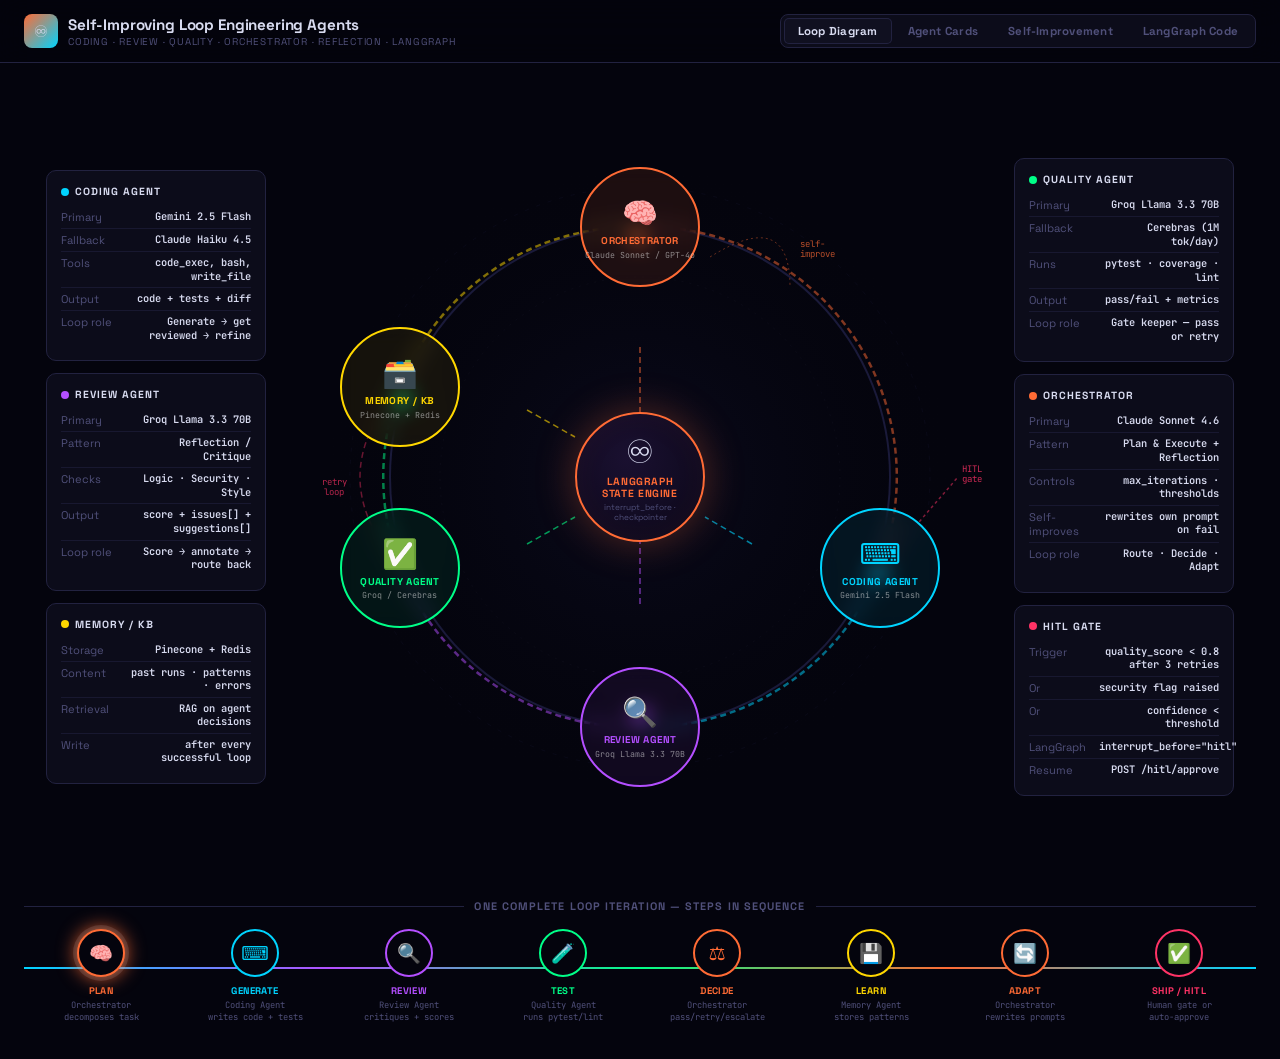
<file: self-improving-agents.html>
<!DOCTYPE html>
<html lang="en">
<head>
<meta charset="UTF-8">
<meta name="viewport" content="width=device-width, initial-scale=1.0">
<title>Self-Improving Loop Engineering Agents</title>
<style>
@import url('https://fonts.googleapis.com/css2?family=JetBrains+Mono:wght@400;500;600;700&family=Space+Grotesk:wght@300;400;500;600;700;800&display=swap');

:root {
  --bg: #04040D;
  --s1: #080812;
  --s2: #0C0C1A;
  --s3: #101020;
  --border: #181830;
  --border2: #222240;

  /* Agent colors — each agent has its own identity */
  --orch: #FF6B35;      /* Orchestrator — amber-orange, commands */
  --code: #00D4FF;      /* Coding Agent — electric blue, creation */
  --review: #B44FFF;    /* Review Agent — violet, judgment */
  --quality: #00FF88;   /* Quality Agent — green, validation */
  --memory: #FFD700;    /* Memory/KB — gold, knowledge */
  --hitl: #FF3366;      /* HITL — rose, human control */
  --improve: #FF6B35;   /* Self-improve — same as orch */

  --text: #D8DBF0;
  --muted: #50507A;
  --muted2: #30305A;
  --mono: 'JetBrains Mono', monospace;
  --sans: 'Space Grotesk', system-ui, sans-serif;
}

*, *::before, *::after { box-sizing: border-box; margin: 0; padding: 0; }

body {
  background: var(--bg);
  color: var(--text);
  font-family: var(--sans);
  min-height: 100vh;
  overflow-x: hidden;
}

/* ── scrollbar ── */
::-webkit-scrollbar { width: 4px; height: 4px; }
::-webkit-scrollbar-track { background: transparent; }
::-webkit-scrollbar-thumb { background: var(--border2); border-radius: 4px; }

/* ══════════════════════════════════════════════════
   HEADER
══════════════════════════════════════════════════ */
.hdr {
  position: sticky; top: 0; z-index: 100;
  display: flex; align-items: center; justify-content: space-between;
  padding: 14px 24px;
  background: rgba(4,4,13,0.92);
  border-bottom: 1px solid var(--border2);
  backdrop-filter: blur(16px);
}
.hdr-brand { display: flex; align-items: center; gap: 10px; }
.hdr-icon {
  width: 34px; height: 34px; border-radius: 8px;
  background: linear-gradient(135deg, var(--orch), var(--code));
  display: flex; align-items: center; justify-content: center;
  font-size: 16px;
}
.hdr-title { font-size: 0.95rem; font-weight: 800; letter-spacing: -0.01em; }
.hdr-sub { font-size: 0.62rem; color: var(--muted); letter-spacing: 0.08em; text-transform: uppercase; margin-top: 1px; }
.tabs { display: flex; gap: 2px; background: var(--s2); border: 1px solid var(--border2); border-radius: 8px; padding: 3px; }
.tab { background: none; border: none; cursor: pointer; padding: 6px 14px; border-radius: 5px; font-size: 0.72rem; font-weight: 700; color: var(--muted); font-family: var(--sans); letter-spacing: 0.02em; transition: all 0.15s; }
.tab.on { background: var(--s3); color: var(--text); box-shadow: inset 0 0 0 1px var(--border2); }

/* ══════════════════════════════════════════════════
   VIEWS
══════════════════════════════════════════════════ */
.view { display: none; padding: 24px; }
.view.on { display: block; }

/* ══════════════════════════════════════════════════
   MAIN LOOP DIAGRAM  
══════════════════════════════════════════════════ */
.loop-canvas {
  position: relative;
  min-width: 1000px;
}

/* Central ring */
.ring-wrap {
  display: flex; align-items: center; justify-content: center;
  padding: 40px 0;
  position: relative;
}

/* The big loop visual using SVG */
.loop-svg-wrap {
  position: relative;
  width: 700px; height: 700px;
  flex-shrink: 0;
}

#loopSVG { position: absolute; inset: 0; }

/* Agent orbs on the ring */
.agent-orb {
  position: absolute;
  width: 120px; height: 120px;
  border-radius: 50%;
  display: flex; flex-direction: column; align-items: center; justify-content: center;
  cursor: pointer;
  transition: all 0.25s;
  text-align: center;
  transform: translate(-50%, -50%);
  border: 2px solid;
  backdrop-filter: blur(10px);
  z-index: 10;
}
.agent-orb:hover { transform: translate(-50%,-50%) scale(1.08); }
.agent-orb.pulse { animation: orb-pulse 2s ease-in-out infinite; }

@keyframes orb-pulse {
  0%, 100% { box-shadow: 0 0 0 0 currentColor; }
  50% { box-shadow: 0 0 0 8px transparent; }
}

.orb-icon { font-size: 1.8rem; margin-bottom: 4px; }
.orb-name { font-size: 0.62rem; font-weight: 800; line-height: 1.2; letter-spacing: 0.04em; text-transform: uppercase; }
.orb-model { font-size: 0.52rem; font-family: var(--mono); color: rgba(255,255,255,0.5); margin-top: 3px; }

/* Center hub */
.center-hub {
  position: absolute;
  top: 50%; left: 50%;
  transform: translate(-50%, -50%);
  width: 130px; height: 130px;
  border-radius: 50%;
  display: flex; flex-direction: column; align-items: center; justify-content: center;
  text-align: center;
  z-index: 20;
  cursor: pointer;
  background: radial-gradient(circle at 40% 35%, #1A1030, #0A0818);
  border: 2px solid var(--orch);
  box-shadow: 0 0 40px rgba(255,107,53,0.3), inset 0 0 30px rgba(255,107,53,0.05);
}
.hub-icon { font-size: 2rem; }
.hub-name { font-size: 0.65rem; font-weight: 800; color: var(--orch); text-transform: uppercase; letter-spacing: 0.06em; margin-top: 4px; line-height: 1.2; }
.hub-sub { font-size: 0.52rem; color: var(--muted); margin-top: 2px; }

/* Side panels */
.loop-side {
  display: flex; flex-direction: column; gap: 12px;
  width: 220px; flex-shrink: 0;
}

/* ── Info cards (side of diagram) ── */
.info-card {
  background: var(--s2);
  border: 1px solid var(--border2);
  border-radius: 10px;
  padding: 14px;
}
.info-card-hd {
  font-size: 0.65rem; font-weight: 800; text-transform: uppercase;
  letter-spacing: 0.1em; margin-bottom: 8px;
  display: flex; align-items: center; gap: 6px;
}
.info-dot { width: 8px; height: 8px; border-radius: 50%; flex-shrink: 0; }
.info-row {
  display: flex; justify-content: space-between; align-items: flex-start;
  padding: 4px 0; border-bottom: 1px solid var(--border); font-size: 0.7rem;
}
.info-row:last-child { border-bottom: none; }
.ir-k { color: var(--muted); }
.ir-v { color: var(--text); font-family: var(--mono); font-size: 0.65rem; font-weight: 600; text-align: right; max-width: 120px; line-height: 1.3; }

/* ══════════════════════════════════════════════════
   LOOP STEP TIMELINE
══════════════════════════════════════════════════ */
.timeline {
  margin-top: 32px;
  min-width: 1000px;
}
.tl-title {
  font-size: 0.68rem; font-weight: 800; text-transform: uppercase;
  letter-spacing: 0.1em; color: var(--muted); margin-bottom: 16px;
  display: flex; align-items: center; gap: 10px;
}
.tl-title::before, .tl-title::after { content: ''; flex: 1; height: 1px; background: var(--border2); }

.tl-steps {
  display: grid;
  grid-template-columns: repeat(8, 1fr);
  gap: 0;
  position: relative;
}
.tl-steps::before {
  content: '';
  position: absolute;
  top: 38px; left: 0; right: 0; height: 2px;
  background: linear-gradient(90deg, var(--code), var(--review), var(--quality), var(--orch), var(--code));
}

.tl-step {
  display: flex; flex-direction: column; align-items: center;
  position: relative; padding-bottom: 12px;
  cursor: pointer;
}
.tl-step:hover .tl-circle { transform: scale(1.15); }

.tl-circle {
  width: 48px; height: 48px; border-radius: 50%;
  display: flex; align-items: center; justify-content: center;
  font-size: 1.2rem; border: 2px solid;
  transition: transform 0.2s;
  z-index: 2; background: var(--bg);
  position: relative;
}
.tl-label {
  font-size: 0.6rem; font-weight: 700; text-align: center;
  margin-top: 8px; line-height: 1.3; text-transform: uppercase;
  letter-spacing: 0.05em;
}
.tl-sublabel { font-size: 0.55rem; color: var(--muted); font-family: var(--mono); margin-top: 2px; text-align: center; }

/* ══════════════════════════════════════════════════
   AGENT DETAIL CARDS VIEW
══════════════════════════════════════════════════ */
.agents-grid {
  display: grid;
  grid-template-columns: repeat(3, 1fr);
  gap: 16px;
}

.agent-detail-card {
  background: var(--s2);
  border: 1px solid var(--border2);
  border-radius: 14px;
  padding: 20px;
  cursor: pointer;
  transition: all 0.2s;
  position: relative;
  overflow: hidden;
}
.agent-detail-card::before {
  content: '';
  position: absolute;
  top: 0; left: 0; right: 0; height: 3px;
}
.agent-detail-card:hover { transform: translateY(-3px); box-shadow: 0 16px 48px rgba(0,0,0,0.5); }

.adc-top { display: flex; align-items: flex-start; gap: 12px; margin-bottom: 14px; }
.adc-icon { font-size: 2rem; flex-shrink: 0; }
.adc-meta {}
.adc-name { font-size: 1rem; font-weight: 800; line-height: 1.1; }
.adc-role { font-size: 0.68rem; color: var(--muted); margin-top: 3px; }
.adc-model {
  font-size: 0.6rem; font-family: var(--mono);
  padding: 2px 7px; border-radius: 20px;
  display: inline-block; margin-top: 5px; font-weight: 600;
}

.adc-section { margin-top: 12px; }
.adc-section-title { font-size: 0.6rem; font-weight: 700; text-transform: uppercase; letter-spacing: 0.1em; color: var(--muted); margin-bottom: 6px; }

.capability-list { display: flex; flex-direction: column; gap: 5px; }
.cap-item { display: flex; align-items: flex-start; gap: 7px; font-size: 0.72rem; line-height: 1.4; }
.cap-dot { width: 5px; height: 5px; border-radius: 50%; flex-shrink: 0; margin-top: 5px; }

.tool-chips { display: flex; flex-wrap: wrap; gap: 4px; margin-top: 6px; }
.tool-chip {
  font-size: 0.58rem; font-family: var(--mono);
  background: var(--s3); border: 1px solid var(--border2);
  border-radius: 4px; padding: 2px 7px; color: var(--muted);
}

.loop-badge {
  display: inline-flex; align-items: center; gap: 4px;
  font-size: 0.6rem; font-weight: 800; text-transform: uppercase;
  letter-spacing: 0.06em; padding: 3px 9px; border-radius: 20px;
  margin-top: 10px;
}

/* ══════════════════════════════════════════════════
   SELF-IMPROVEMENT MECHANICS VIEW
══════════════════════════════════════════════════ */
.improve-grid {
  display: grid;
  grid-template-columns: 1fr 1fr;
  gap: 20px;
}

.improve-block {
  background: var(--s2);
  border: 1px solid var(--border2);
  border-radius: 12px;
  padding: 18px;
}
.ib-title {
  font-size: 0.72rem; font-weight: 800; text-transform: uppercase;
  letter-spacing: 0.08em; margin-bottom: 12px;
  display: flex; align-items: center; gap: 8px;
}
.ib-icon { font-size: 1.1rem; }

.feedback-loop {
  display: flex; flex-direction: column; gap: 8px;
}
.fl-step {
  display: flex; align-items: flex-start; gap: 10px;
  padding: 8px 12px;
  background: var(--s3);
  border: 1px solid var(--border);
  border-radius: 8px;
  font-size: 0.72rem; line-height: 1.4;
  position: relative;
}
.fl-num {
  width: 20px; height: 20px; border-radius: 50%;
  display: flex; align-items: center; justify-content: center;
  font-size: 0.6rem; font-weight: 800; flex-shrink: 0;
  font-family: var(--mono);
}
.fl-arrow {
  text-align: center; color: var(--muted2); font-size: 0.8rem;
  margin: -4px 0 -4px 24px;
}

.code-block {
  background: #040410;
  border: 1px solid var(--border2);
  border-radius: 8px;
  padding: 14px;
  font-family: var(--mono);
  font-size: 0.68rem;
  line-height: 1.8;
  overflow-x: auto;
}

.metric-row {
  display: flex; align-items: center; justify-content: space-between;
  padding: 6px 0; border-bottom: 1px solid var(--border);
  font-size: 0.72rem;
}
.metric-row:last-child { border-bottom: none; }
.metric-bar-wrap { flex: 1; margin: 0 12px; height: 4px; background: var(--border2); border-radius: 2px; overflow: hidden; }
.metric-bar { height: 100%; border-radius: 2px; transition: width 0.8s; }
.metric-val { font-family: var(--mono); font-size: 0.65rem; font-weight: 700; }

/* ══════════════════════════════════════════════════
   MODAL OVERLAY
══════════════════════════════════════════════════ */
.modal-overlay {
  position: fixed; inset: 0; z-index: 500;
  background: rgba(4,4,13,0.85);
  backdrop-filter: blur(8px);
  display: flex; align-items: center; justify-content: center;
  opacity: 0; pointer-events: none;
  transition: opacity 0.2s;
}
.modal-overlay.open { opacity: 1; pointer-events: all; }

.modal {
  background: var(--s2);
  border: 1px solid var(--border2);
  border-radius: 16px;
  padding: 28px;
  max-width: 560px; width: 90%;
  max-height: 80vh; overflow-y: auto;
  transform: translateY(20px);
  transition: transform 0.2s;
}
.modal-overlay.open .modal { transform: translateY(0); }
.modal-close {
  float: right; background: var(--s3); border: 1px solid var(--border2);
  border-radius: 6px; color: var(--muted); width: 28px; height: 28px;
  display: flex; align-items: center; justify-content: center;
  cursor: pointer; font-size: 0.9rem; flex-shrink: 0;
}
.modal-title { font-size: 1.2rem; font-weight: 800; margin-bottom: 4px; }
.modal-sub { font-size: 0.72rem; color: var(--muted); margin-bottom: 18px; }
.modal-section { margin-bottom: 14px; }
.modal-section-title { font-size: 0.62rem; font-weight: 800; text-transform: uppercase; letter-spacing: 0.1em; color: var(--muted); margin-bottom: 7px; }

/* ══════════════════════════════════════════════════
   ANIMATED FLOW LINES (on loop diagram hover)
══════════════════════════════════════════════════ */
@keyframes flow-dash {
  to { stroke-dashoffset: -20; }
}
.flow-line {
  stroke-dasharray: 6 4;
  animation: flow-dash 0.8s linear infinite;
}

@keyframes rotate-slow {
  from { transform: rotate(0deg); }
  to { transform: rotate(360deg); }
}
.rotating-ring {
  transform-origin: 350px 350px;
  animation: rotate-slow 20s linear infinite;
}
.rotating-ring-r {
  transform-origin: 350px 350px;
  animation: rotate-slow 15s linear infinite reverse;
}

/* active step highlight */
.tl-step.active .tl-circle {
  box-shadow: 0 0 0 4px rgba(255,255,255,0.1), 0 0 20px currentColor;
}

@keyframes blink { 0%,100%{opacity:1} 50%{opacity:0.3} }
.blink { animation: blink 1.4s ease-in-out infinite; }
</style>
</head>
<body>

<!-- ── Header ── -->
<div class="hdr">
  <div class="hdr-brand">
    <div class="hdr-icon">♾️</div>
    <div>
      <div class="hdr-title">Self-Improving Loop Engineering Agents</div>
      <div class="hdr-sub">Coding · Review · Quality · Orchestrator · Reflection · LangGraph</div>
    </div>
  </div>
  <div class="tabs">
    <button class="tab on" onclick="switchView('loop', this)">Loop Diagram</button>
    <button class="tab" onclick="switchView('agents', this)">Agent Cards</button>
    <button class="tab" onclick="switchView('improve', this)">Self-Improvement</button>
    <button class="tab" onclick="switchView('code', this)">LangGraph Code</button>
  </div>
</div>

<!-- ══════════════════════════════════════════════════
  VIEW 1: LOOP DIAGRAM
══════════════════════════════════════════════════ -->
<div id="view-loop" class="view on">
  <div class="loop-canvas">

    <div class="ring-wrap" style="gap:24px">

      <!-- Left info panel -->
      <div class="loop-side">
        <div class="info-card">
          <div class="info-card-hd"><div class="info-dot" style="background:var(--code)"></div>Coding Agent</div>
          <div class="info-row"><span class="ir-k">Primary</span><span class="ir-v">Gemini 2.5 Flash</span></div>
          <div class="info-row"><span class="ir-k">Fallback</span><span class="ir-v">Claude Haiku 4.5</span></div>
          <div class="info-row"><span class="ir-k">Tools</span><span class="ir-v">code_exec, bash, write_file</span></div>
          <div class="info-row"><span class="ir-k">Output</span><span class="ir-v">code + tests + diff</span></div>
          <div class="info-row"><span class="ir-k">Loop role</span><span class="ir-v">Generate → get reviewed → refine</span></div>
        </div>
        <div class="info-card">
          <div class="info-card-hd"><div class="info-dot" style="background:var(--review)"></div>Review Agent</div>
          <div class="info-row"><span class="ir-k">Primary</span><span class="ir-v">Groq Llama 3.3 70B</span></div>
          <div class="info-row"><span class="ir-k">Pattern</span><span class="ir-v">Reflection / Critique</span></div>
          <div class="info-row"><span class="ir-k">Checks</span><span class="ir-v">Logic · Security · Style</span></div>
          <div class="info-row"><span class="ir-k">Output</span><span class="ir-v">score + issues[] + suggestions[]</span></div>
          <div class="info-row"><span class="ir-k">Loop role</span><span class="ir-v">Score → annotate → route back</span></div>
        </div>
        <div class="info-card">
          <div class="info-card-hd"><div class="info-dot" style="background:var(--memory)"></div>Memory / KB</div>
          <div class="info-row"><span class="ir-k">Storage</span><span class="ir-v">Pinecone + Redis</span></div>
          <div class="info-row"><span class="ir-k">Content</span><span class="ir-v">past runs · patterns · errors</span></div>
          <div class="info-row"><span class="ir-k">Retrieval</span><span class="ir-v">RAG on agent decisions</span></div>
          <div class="info-row"><span class="ir-k">Write</span><span class="ir-v">after every successful loop</span></div>
        </div>
      </div>

      <!-- Central ring SVG -->
      <div class="loop-svg-wrap">
        <svg id="loopSVG" viewBox="0 0 700 700" xmlns="http://www.w3.org/2000/svg">
          <!-- Background atmosphere -->
          <defs>
            <radialGradient id="bgGrad" cx="50%" cy="50%">
              <stop offset="0%" stop-color="#0F0F28" stop-opacity="0.6"/>
              <stop offset="100%" stop-color="#04040D" stop-opacity="0"/>
            </radialGradient>
            <filter id="glow">
              <feGaussianBlur stdDeviation="3" result="blur"/>
              <feMerge><feMergeNode in="blur"/><feMergeNode in="SourceGraphic"/></feMerge>
            </filter>
          </defs>

          <circle cx="350" cy="350" r="320" fill="url(#bgGrad)"/>

          <!-- Outer decorative ring (slow rotate) -->
          <g class="rotating-ring" opacity="0.2">
            <circle cx="350" cy="350" r="290" fill="none" stroke="#222244" stroke-width="1" stroke-dasharray="4 8"/>
          </g>

          <!-- Inner decorative ring (counter rotate) -->
          <g class="rotating-ring-r" opacity="0.15">
            <circle cx="350" cy="350" r="200" fill="none" stroke="#334" stroke-width="1" stroke-dasharray="2 6"/>
          </g>

          <!-- Main loop circle path (the actual ring) -->
          <circle cx="350" cy="350" r="250" fill="none" stroke="#1A1A3A" stroke-width="2"/>

          <!-- Animated flow arrows on the ring (clockwise) -->
          <!-- We draw arc segments between agents, each a different color -->

          <!-- Orchestrator → Coding (top to right) -->
          <path d="M 350 100 A 250 250 0 0 1 590 440" fill="none" stroke="var(--orch)" stroke-width="2.5" opacity="0.5" class="flow-line"/>
          <!-- Coding → Review (right arc) -->
          <path d="M 590 440 A 250 250 0 0 1 350 600" fill="none" stroke="var(--code)" stroke-width="2.5" opacity="0.5" class="flow-line" style="animation-delay:-0.4s"/>
          <!-- Review → Quality (bottom arc) -->
          <path d="M 350 600 A 250 250 0 0 1 110 440" fill="none" stroke="var(--review)" stroke-width="2.5" opacity="0.5" class="flow-line" style="animation-delay:-0.8s"/>
          <!-- Quality → Memory (left-bottom arc) -->
          <path d="M 110 440 A 250 250 0 0 1 110 260" fill="none" stroke="var(--quality)" stroke-width="2.5" opacity="0.5" class="flow-line" style="animation-delay:-1.2s"/>
          <!-- Memory → Orchestrator (top-left arc) -->
          <path d="M 110 260 A 250 250 0 0 1 350 100" fill="none" stroke="var(--memory)" stroke-width="2.5" opacity="0.5" class="flow-line" style="animation-delay:-1.6s"/>

          <!-- Spoke: Orchestrator ↔ center -->
          <line x1="350" y1="220" x2="350" y2="285" stroke="var(--orch)" stroke-width="1.5" stroke-dasharray="3 3" opacity="0.6" class="flow-line"/>
          <!-- Spoke: Coding ↔ center -->
          <line x1="462" y1="417" x2="415" y2="390" stroke="var(--code)" stroke-width="1.5" stroke-dasharray="3 3" opacity="0.6" class="flow-line" style="animation-delay:-0.3s"/>
          <!-- Spoke: Review ↔ center -->
          <line x1="350" y1="477" x2="350" y2="415" stroke="var(--review)" stroke-width="1.5" stroke-dasharray="3 3" opacity="0.6" class="flow-line" style="animation-delay:-0.6s"/>
          <!-- Spoke: Quality ↔ center -->
          <line x1="237" y1="417" x2="285" y2="390" stroke="var(--quality)" stroke-width="1.5" stroke-dasharray="3 3" opacity="0.6" class="flow-line" style="animation-delay:-0.9s"/>
          <!-- Spoke: Memory ↔ center -->
          <line x1="237" y1="283" x2="285" y2="310" stroke="var(--memory)" stroke-width="1.5" stroke-dasharray="3 3" opacity="0.6" class="flow-line" style="animation-delay:-1.2s"/>

          <!-- Loop direction arrows (arrowheads on ring) -->
          <polygon points="348,100 358,116 338,116" fill="var(--orch)" opacity="0.8"/>
          <polygon points="588,438 576,452 602,450" fill="var(--code)" opacity="0.8"/>
          <polygon points="352,598 338,584 362,582" fill="var(--review)" opacity="0.8"/>
          <polygon points="112,262 124,276 104,280" fill="var(--quality)" opacity="0.8"/>

          <!-- Feedback arc (quality → coding, the retry path) -->
          <path d="M 110 440 Q 30 350 110 260" fill="none" stroke="var(--hitl)" stroke-width="1.5" stroke-dasharray="4 4" opacity="0.4" class="flow-line" style="animation-direction:reverse"/>
          <text x="44" y="358" fill="var(--hitl)" font-size="9" font-family="JetBrains Mono" opacity="0.7" text-anchor="middle">retry</text>
          <text x="44" y="368" fill="var(--hitl)" font-size="9" font-family="JetBrains Mono" opacity="0.7" text-anchor="middle">loop</text>

          <!-- HITL branch arrow -->
          <line x1="590" y1="440" x2="668" y2="350" stroke="var(--hitl)" stroke-width="1.5" stroke-dasharray="3 3" opacity="0.5"/>
          <text x="672" y="345" fill="var(--hitl)" font-size="9" font-family="JetBrains Mono" opacity="0.8">HITL</text>
          <text x="672" y="355" fill="var(--hitl)" font-size="9" font-family="JetBrains Mono" opacity="0.8">gate</text>

          <!-- Self-improve annotation -->
          <path d="M 420 130 Q 500 80 500 160" fill="none" stroke="var(--improve)" stroke-width="1" stroke-dasharray="2 3" opacity="0.4"/>
          <text x="510" y="120" fill="var(--improve)" font-size="9" font-family="JetBrains Mono" opacity="0.7">self-</text>
          <text x="510" y="130" fill="var(--improve)" font-size="9" font-family="JetBrains Mono" opacity="0.7">improve</text>

        </svg>

        <!-- Agent orbs positioned on ring -->
        <!-- Orchestrator: top -->
        <div class="agent-orb" style="top:14.3%;left:50%;border-color:var(--orch);background:rgba(255,107,53,0.1);color:var(--orch)" onclick="openModal('orch')">
          <div class="orb-icon">🧠</div>
          <div class="orb-name" style="color:var(--orch)">Orchestrator</div>
          <div class="orb-model">Claude Sonnet / GPT-4o</div>
        </div>

        <!-- Coding: right -->
        <div class="agent-orb" style="top:63%;left:84.3%;border-color:var(--code);background:rgba(0,212,255,0.08);color:var(--code)" onclick="openModal('code')">
          <div class="orb-icon">⌨️</div>
          <div class="orb-name" style="color:var(--code)">Coding Agent</div>
          <div class="orb-model">Gemini 2.5 Flash</div>
        </div>

        <!-- Review: bottom -->
        <div class="agent-orb" style="top:85.7%;left:50%;border-color:var(--review);background:rgba(180,79,255,0.08);color:var(--review)" onclick="openModal('review')">
          <div class="orb-icon">🔍</div>
          <div class="orb-name" style="color:var(--review)">Review Agent</div>
          <div class="orb-model">Groq Llama 3.3 70B</div>
        </div>

        <!-- Quality: bottom-left -->
        <div class="agent-orb" style="top:63%;left:15.7%;border-color:var(--quality);background:rgba(0,255,136,0.07);color:var(--quality)" onclick="openModal('quality')">
          <div class="orb-icon">✅</div>
          <div class="orb-name" style="color:var(--quality)">Quality Agent</div>
          <div class="orb-model">Groq / Cerebras</div>
        </div>

        <!-- Memory: top-left -->
        <div class="agent-orb" style="top:37.2%;left:15.7%;border-color:var(--memory);background:rgba(255,215,0,0.07);color:var(--memory)" onclick="openModal('memory')">
          <div class="orb-icon">🗃️</div>
          <div class="orb-name" style="color:var(--memory)">Memory / KB</div>
          <div class="orb-model">Pinecone + Redis</div>
        </div>

        <!-- Center Hub -->
        <div class="center-hub" onclick="openModal('hub')">
          <div class="hub-icon">♾️</div>
          <div class="hub-name">LangGraph<br>State Engine</div>
          <div class="hub-sub">interrupt_before · checkpointer</div>
        </div>
      </div>

      <!-- Right info panel -->
      <div class="loop-side">
        <div class="info-card">
          <div class="info-card-hd"><div class="info-dot" style="background:var(--quality)"></div>Quality Agent</div>
          <div class="info-row"><span class="ir-k">Primary</span><span class="ir-v">Groq Llama 3.3 70B</span></div>
          <div class="info-row"><span class="ir-k">Fallback</span><span class="ir-v">Cerebras (1M tok/day)</span></div>
          <div class="info-row"><span class="ir-k">Runs</span><span class="ir-v">pytest · coverage · lint</span></div>
          <div class="info-row"><span class="ir-k">Output</span><span class="ir-v">pass/fail + metrics</span></div>
          <div class="info-row"><span class="ir-k">Loop role</span><span class="ir-v">Gate keeper — pass or retry</span></div>
        </div>
        <div class="info-card">
          <div class="info-card-hd"><div class="info-dot" style="background:var(--orch)"></div>Orchestrator</div>
          <div class="info-row"><span class="ir-k">Primary</span><span class="ir-v">Claude Sonnet 4.6</span></div>
          <div class="info-row"><span class="ir-k">Pattern</span><span class="ir-v">Plan & Execute + Reflection</span></div>
          <div class="info-row"><span class="ir-k">Controls</span><span class="ir-v">max_iterations · thresholds</span></div>
          <div class="info-row"><span class="ir-k">Self-improves</span><span class="ir-v">rewrites own prompt on fail</span></div>
          <div class="info-row"><span class="ir-k">Loop role</span><span class="ir-v">Route · Decide · Adapt</span></div>
        </div>
        <div class="info-card">
          <div class="info-card-hd"><div class="info-dot" style="background:var(--hitl)"></div>HITL Gate</div>
          <div class="info-row"><span class="ir-k">Trigger</span><span class="ir-v">quality_score &lt; 0.8 after 3 retries</span></div>
          <div class="info-row"><span class="ir-k">Or</span><span class="ir-v">security flag raised</span></div>
          <div class="info-row"><span class="ir-k">Or</span><span class="ir-v">confidence &lt; threshold</span></div>
          <div class="info-row"><span class="ir-k">LangGraph</span><span class="ir-v">interrupt_before="hitl"</span></div>
          <div class="info-row"><span class="ir-k">Resume</span><span class="ir-v">POST /hitl/approve</span></div>
        </div>
      </div>

    </div>

    <!-- Timeline of one complete loop iteration -->
    <div class="timeline">
      <div class="tl-title">One Complete Loop Iteration — Steps in Sequence</div>
      <div class="tl-steps">

        <div class="tl-step active" onclick="activateStep(this,0)">
          <div class="tl-circle" style="border-color:var(--orch);color:var(--orch)">🧠</div>
          <div class="tl-label" style="color:var(--orch)">Plan</div>
          <div class="tl-sublabel">Orchestrator<br>decomposes task</div>
        </div>

        <div class="tl-step" onclick="activateStep(this,1)">
          <div class="tl-circle" style="border-color:var(--code);color:var(--code)">⌨️</div>
          <div class="tl-label" style="color:var(--code)">Generate</div>
          <div class="tl-sublabel">Coding Agent<br>writes code + tests</div>
        </div>

        <div class="tl-step" onclick="activateStep(this,2)">
          <div class="tl-circle" style="border-color:var(--review);color:var(--review)">🔍</div>
          <div class="tl-label" style="color:var(--review)">Review</div>
          <div class="tl-sublabel">Review Agent<br>critiques + scores</div>
        </div>

        <div class="tl-step" onclick="activateStep(this,3)">
          <div class="tl-circle" style="border-color:var(--quality);color:var(--quality)">🧪</div>
          <div class="tl-label" style="color:var(--quality)">Test</div>
          <div class="tl-sublabel">Quality Agent<br>runs pytest/lint</div>
        </div>

        <div class="tl-step" onclick="activateStep(this,4)">
          <div class="tl-circle" style="border-color:var(--orch);color:var(--orch)">⚖️</div>
          <div class="tl-label" style="color:var(--orch)">Decide</div>
          <div class="tl-sublabel">Orchestrator<br>pass/retry/escalate</div>
        </div>

        <div class="tl-step" onclick="activateStep(this,5)">
          <div class="tl-circle" style="border-color:var(--memory);color:var(--memory)">💾</div>
          <div class="tl-label" style="color:var(--memory)">Learn</div>
          <div class="tl-sublabel">Memory Agent<br>stores patterns</div>
        </div>

        <div class="tl-step" onclick="activateStep(this,6)">
          <div class="tl-circle" style="border-color:var(--improve);color:var(--improve)">🔄</div>
          <div class="tl-label" style="color:var(--improve)">Adapt</div>
          <div class="tl-sublabel">Orchestrator<br>rewrites prompts</div>
        </div>

        <div class="tl-step" onclick="activateStep(this,7)">
          <div class="tl-circle" style="border-color:var(--hitl);color:var(--hitl)">✅</div>
          <div class="tl-label" style="color:var(--hitl)">Ship / HITL</div>
          <div class="tl-sublabel">Human gate or<br>auto-approve</div>
        </div>

      </div>
    </div>

  </div>
</div>

<!-- ══════════════════════════════════════════════════
  VIEW 2: AGENT CARDS
══════════════════════════════════════════════════ -->
<div id="view-agents" class="view">
  <div class="agents-grid">

    <!-- Orchestrator -->
    <div class="agent-detail-card" style="border-color:rgba(255,107,53,0.3)" onclick="openModal('orch')">
      <div style="position:absolute;top:0;left:0;right:0;height:3px;background:var(--orch);border-radius:14px 14px 0 0"></div>
      <div class="adc-top">
        <div class="adc-icon">🧠</div>
        <div class="adc-meta">
          <div class="adc-name" style="color:var(--orch)">Orchestrator Agent</div>
          <div class="adc-role">Plans, routes, and self-improves the loop</div>
          <div class="adc-model" style="background:rgba(255,107,53,0.1);color:var(--orch)">Claude Sonnet 4.6</div>
        </div>
      </div>
      <div class="adc-section">
        <div class="adc-section-title">Core Capabilities</div>
        <div class="capability-list">
          <div class="cap-item"><div class="cap-dot" style="background:var(--orch)"></div>Decomposes user task into subtasks for coding agent</div>
          <div class="cap-item"><div class="cap-dot" style="background:var(--orch)"></div>Routes between agents based on quality scores</div>
          <div class="cap-item"><div class="cap-dot" style="background:var(--orch)"></div><strong>Self-improves:</strong> rewrites coding prompt if review fails 2× in a row</div>
          <div class="cap-item"><div class="cap-dot" style="background:var(--orch)"></div>Controls max_iterations to prevent infinite loops</div>
          <div class="cap-item"><div class="cap-dot" style="background:var(--orch)"></div>Reads memory KB to avoid repeating past mistakes</div>
        </div>
      </div>
      <div class="tool-chips">
        <span class="tool-chip">Plan & Execute</span>
        <span class="tool-chip">Reflection</span>
        <span class="tool-chip">prompt_rewriter</span>
        <span class="tool-chip">memory_lookup</span>
      </div>
      <div class="loop-badge" style="background:rgba(255,107,53,0.1);color:var(--orch)">♾️ Self-Improving</div>
    </div>

    <!-- Coding Agent -->
    <div class="agent-detail-card" style="border-color:rgba(0,212,255,0.3)" onclick="openModal('code')">
      <div style="position:absolute;top:0;left:0;right:0;height:3px;background:var(--code);border-radius:14px 14px 0 0"></div>
      <div class="adc-top">
        <div class="adc-icon">⌨️</div>
        <div class="adc-meta">
          <div class="adc-name" style="color:var(--code)">Coding Agent</div>
          <div class="adc-role">Generates, refactors, and patches code iteratively</div>
          <div class="adc-model" style="background:rgba(0,212,255,0.1);color:var(--code)">Gemini 2.5 Flash (free)</div>
        </div>
      </div>
      <div class="adc-section">
        <div class="adc-section-title">Core Capabilities</div>
        <div class="capability-list">
          <div class="cap-item"><div class="cap-dot" style="background:var(--code)"></div>Generates code from task spec + memory context</div>
          <div class="cap-item"><div class="cap-dot" style="background:var(--code)"></div>Writes unit + integration tests alongside code</div>
          <div class="cap-item"><div class="cap-dot" style="background:var(--code)"></div>Receives Review Agent critique → applies targeted patches</div>
          <div class="cap-item"><div class="cap-dot" style="background:var(--code)"></div>Produces structured diff for each iteration</div>
          <div class="cap-item"><div class="cap-dot" style="background:var(--code)"></div>Executes code in sandbox and self-corrects on error</div>
        </div>
      </div>
      <div class="tool-chips">
        <span class="tool-chip">code_execute</span>
        <span class="tool-chip">write_file</span>
        <span class="tool-chip">bash</span>
        <span class="tool-chip">diff_apply</span>
        <span class="tool-chip">ReAct</span>
      </div>
      <div class="loop-badge" style="background:rgba(0,212,255,0.1);color:var(--code)">⌨️ Generate + Refine</div>
    </div>

    <!-- Review Agent -->
    <div class="agent-detail-card" style="border-color:rgba(180,79,255,0.3)" onclick="openModal('review')">
      <div style="position:absolute;top:0;left:0;right:0;height:3px;background:var(--review);border-radius:14px 14px 0 0"></div>
      <div class="adc-top">
        <div class="adc-icon">🔍</div>
        <div class="adc-meta">
          <div class="adc-name" style="color:var(--review)">Review Agent</div>
          <div class="adc-role">Critiques code quality, logic, and security</div>
          <div class="adc-model" style="background:rgba(180,79,255,0.1);color:var(--review)">Groq Llama 3.3 70B (free)</div>
        </div>
      </div>
      <div class="adc-section">
        <div class="adc-section-title">Core Capabilities</div>
        <div class="capability-list">
          <div class="cap-item"><div class="cap-dot" style="background:var(--review)"></div>Scores code on: correctness, complexity, security, style (0–1 each)</div>
          <div class="cap-item"><div class="cap-dot" style="background:var(--review)"></div>Returns structured issues[] with line references</div>
          <div class="cap-item"><div class="cap-dot" style="background:var(--review)"></div>Flags security vulnerabilities (OWASP top 10)</div>
          <div class="cap-item"><div class="cap-dot" style="background:var(--review)"></div>Compares current vs previous iteration — measures improvement</div>
          <div class="cap-item"><div class="cap-dot" style="background:var(--review)"></div>Feeds score into Orchestrator routing decision</div>
        </div>
      </div>
      <div class="tool-chips">
        <span class="tool-chip">Reflection</span>
        <span class="tool-chip">static_analysis</span>
        <span class="tool-chip">score_rubric</span>
        <span class="tool-chip">diff_compare</span>
      </div>
      <div class="loop-badge" style="background:rgba(180,79,255,0.1);color:var(--review)">🔍 Critique Pattern</div>
    </div>

    <!-- Quality Agent -->
    <div class="agent-detail-card" style="border-color:rgba(0,255,136,0.25)" onclick="openModal('quality')">
      <div style="position:absolute;top:0;left:0;right:0;height:3px;background:var(--quality);border-radius:14px 14px 0 0"></div>
      <div class="adc-top">
        <div class="adc-icon">✅</div>
        <div class="adc-meta">
          <div class="adc-name" style="color:var(--quality)">Quality Agent</div>
          <div class="adc-role">Runtime validation — tests, coverage, lint, benchmarks</div>
          <div class="adc-model" style="background:rgba(0,255,136,0.08);color:var(--quality)">Groq / Cerebras (free)</div>
        </div>
      </div>
      <div class="adc-section">
        <div class="adc-section-title">Core Capabilities</div>
        <div class="capability-list">
          <div class="cap-item"><div class="cap-dot" style="background:var(--quality)"></div>Executes pytest — parses pass/fail + coverage %</div>
          <div class="cap-item"><div class="cap-dot" style="background:var(--quality)"></div>Runs ruff / flake8 lint and complexity (radon)</div>
          <div class="cap-item"><div class="cap-dot" style="background:var(--quality)"></div>Benchmarks performance against baseline</div>
          <div class="cap-item"><div class="cap-dot" style="background:var(--quality)"></div>Hard gate: coverage &lt; 80% → mandatory retry</div>
          <div class="cap-item"><div class="cap-dot" style="background:var(--quality)"></div>Emits quality_report to Orchestrator + Memory</div>
        </div>
      </div>
      <div class="tool-chips">
        <span class="tool-chip">pytest_runner</span>
        <span class="tool-chip">coverage.py</span>
        <span class="tool-chip">ruff</span>
        <span class="tool-chip">radon</span>
        <span class="tool-chip">bandit</span>
      </div>
      <div class="loop-badge" style="background:rgba(0,255,136,0.08);color:var(--quality)">✅ Gate Keeper</div>
    </div>

    <!-- Memory Agent -->
    <div class="agent-detail-card" style="border-color:rgba(255,215,0,0.25)" onclick="openModal('memory')">
      <div style="position:absolute;top:0;left:0;right:0;height:3px;background:var(--memory);border-radius:14px 14px 0 0"></div>
      <div class="adc-top">
        <div class="adc-icon">🗃️</div>
        <div class="adc-meta">
          <div class="adc-name" style="color:var(--memory)">Memory / KB Agent</div>
          <div class="adc-role">Persists patterns, errors, and prompt improvements across runs</div>
          <div class="adc-model" style="background:rgba(255,215,0,0.08);color:var(--memory)">Pinecone + Redis + SQLite</div>
        </div>
      </div>
      <div class="adc-section">
        <div class="adc-section-title">Core Capabilities</div>
        <div class="capability-list">
          <div class="cap-item"><div class="cap-dot" style="background:var(--memory)"></div>Stores every (task, prompt, code, score, outcome) tuple</div>
          <div class="cap-item"><div class="cap-dot" style="background:var(--memory)"></div>RAG retrieval: "find similar past tasks that failed"</div>
          <div class="cap-item"><div class="cap-dot" style="background:var(--memory)"></div>Maintains prompt_evolution log per task type</div>
          <div class="cap-item"><div class="cap-dot" style="background:var(--memory)"></div>Surfaces "anti-patterns" to Coding Agent at start</div>
          <div class="cap-item"><div class="cap-dot" style="background:var(--memory)"></div>Enables cross-run learning — the system genuinely improves</div>
        </div>
      </div>
      <div class="tool-chips">
        <span class="tool-chip">vector_store</span>
        <span class="tool-chip">semantic_search</span>
        <span class="tool-chip">prompt_log</span>
        <span class="tool-chip">pattern_extract</span>
      </div>
      <div class="loop-badge" style="background:rgba(255,215,0,0.08);color:var(--memory)">🗃️ Cross-Run Learning</div>
    </div>

    <!-- Self-Improve Meta-agent -->
    <div class="agent-detail-card" style="border-color:rgba(255,51,102,0.3)" onclick="openModal('meta')">
      <div style="position:absolute;top:0;left:0;right:0;height:3px;background:linear-gradient(90deg,var(--hitl),var(--orch));border-radius:14px 14px 0 0"></div>
      <div class="adc-top">
        <div class="adc-icon">🔄</div>
        <div class="adc-meta">
          <div class="adc-name" style="color:var(--hitl)">Self-Improve Meta-Agent</div>
          <div class="adc-role">Rewrites agent prompts based on failure analysis</div>
          <div class="adc-model" style="background:rgba(255,51,102,0.1);color:var(--hitl)">Claude Sonnet 4.6 + Memory</div>
        </div>
      </div>
      <div class="adc-section">
        <div class="adc-section-title">Core Capabilities</div>
        <div class="capability-list">
          <div class="cap-item"><div class="cap-dot" style="background:var(--hitl)"></div>Analyzes failure modes across N recent loop runs</div>
          <div class="cap-item"><div class="cap-dot" style="background:var(--hitl)"></div>Generates improved system prompt variants (A/B)</div>
          <div class="cap-item"><div class="cap-dot" style="background:var(--hitl)"></div>Evaluates prompt variants on held-out test cases</div>
          <div class="cap-item"><div class="cap-dot" style="background:var(--hitl)"></div>Promotes best-performing prompt → Production</div>
          <div class="cap-item"><div class="cap-dot" style="background:var(--hitl)"></div>Snapshots old prompts for rollback (versioned in Redis)</div>
        </div>
      </div>
      <div class="tool-chips">
        <span class="tool-chip">prompt_mutation</span>
        <span class="tool-chip">eval_harness</span>
        <span class="tool-chip">A/B test</span>
        <span class="tool-chip">promote</span>
        <span class="tool-chip">rollback</span>
      </div>
      <div class="loop-badge" style="background:rgba(255,51,102,0.1);color:var(--hitl)">♾️ Meta-Learning</div>
    </div>

  </div>
</div>

<!-- ══════════════════════════════════════════════════
  VIEW 3: SELF-IMPROVEMENT MECHANICS
══════════════════════════════════════════════════ -->
<div id="view-improve" class="view">
  <div class="improve-grid">

    <div class="improve-block">
      <div class="ib-title"><div class="ib-icon">🔁</div> Inner Loop — Per-Task Refinement</div>
      <div class="feedback-loop">
        <div class="fl-step"><div class="fl-num" style="background:rgba(255,107,53,0.2);color:var(--orch)">1</div><div><strong style="color:var(--orch)">Orchestrator plans</strong> — decomposes task, retrieves similar past failures from Memory KB, injects anti-patterns into coding prompt</div></div>
        <div class="fl-arrow">↓</div>
        <div class="fl-step"><div class="fl-num" style="background:rgba(0,212,255,0.2);color:var(--code)">2</div><div><strong style="color:var(--code)">Coding Agent generates</strong> — writes code + tests in sandbox, includes self-check: "does this pass obvious edge cases?"</div></div>
        <div class="fl-arrow">↓</div>
        <div class="fl-step"><div class="fl-num" style="background:rgba(180,79,255,0.2);color:var(--review)">3</div><div><strong style="color:var(--review)">Review Agent critiques</strong> — scores (0–1) on: correctness · security · complexity · style; emits structured issues[]</div></div>
        <div class="fl-arrow">↓</div>
        <div class="fl-step"><div class="fl-num" style="background:rgba(0,255,136,0.15);color:var(--quality)">4</div><div><strong style="color:var(--quality)">Quality Agent tests</strong> — pytest + lint + coverage; emits pass/fail gate. Coverage &lt; 80% = hard retry</div></div>
        <div class="fl-arrow">↓</div>
        <div class="fl-step"><div class="fl-num" style="background:rgba(255,107,53,0.2);color:var(--orch)">5</div><div><strong style="color:var(--orch)">Orchestrator decides</strong>: score ≥ 0.85 AND tests pass → proceed. Else → patch prompt + loop back to step 2. Max 5 retries</div></div>
        <div class="fl-arrow">↓</div>
        <div class="fl-step"><div class="fl-num" style="background:rgba(255,215,0,0.15);color:var(--memory)">6</div><div><strong style="color:var(--memory)">Memory writes</strong> — persists (task, best_prompt, final_code, scores, iteration_count) for future retrieval</div></div>
      </div>
    </div>

    <div class="improve-block">
      <div class="ib-title"><div class="ib-icon">♾️</div> Outer Loop — Prompt Self-Improvement</div>
      <div class="feedback-loop">
        <div class="fl-step"><div class="fl-num" style="background:rgba(255,51,102,0.2);color:var(--hitl)">A</div><div><strong style="color:var(--hitl)">Trigger</strong> — fires every N=10 completed runs, OR when avg_score drops below 0.75 across last 5 runs</div></div>
        <div class="fl-arrow">↓</div>
        <div class="fl-step"><div class="fl-num" style="background:rgba(255,51,102,0.2);color:var(--hitl)">B</div><div><strong style="color:var(--hitl)">Failure analysis</strong> — Meta-agent reads last N run traces from Memory, identifies failure patterns: "always fails on async code"</div></div>
        <div class="fl-arrow">↓</div>
        <div class="fl-step"><div class="fl-num" style="background:rgba(255,51,102,0.2);color:var(--hitl)">C</div><div><strong style="color:var(--hitl)">Prompt mutation</strong> — Meta-agent generates 3 candidate improved prompts, each addressing top failure mode</div></div>
        <div class="fl-arrow">↓</div>
        <div class="fl-step"><div class="fl-num" style="background:rgba(255,51,102,0.2);color:var(--hitl)">D</div><div><strong style="color:var(--hitl)">Eval harness</strong> — runs each candidate on 5 held-out test tasks, measures avg_score + pass_rate</div></div>
        <div class="fl-arrow">↓</div>
        <div class="fl-step"><div class="fl-num" style="background:rgba(255,51,102,0.2);color:var(--hitl)">E</div><div><strong style="color:var(--hitl)">Promote best</strong> — winner replaces active system prompt. Loser prompts archived in Redis with version tag</div></div>
        <div class="fl-arrow">↓</div>
        <div class="fl-step"><div class="fl-num" style="background:rgba(255,215,0,0.15);color:var(--memory)">F</div><div><strong style="color:var(--memory)">Log prompt lineage</strong> — prompt_v1 → prompt_v2 chain stored; rollback available if next 3 runs degrade</div></div>
      </div>
    </div>

    <!-- Quality metrics over time (simulated) -->
    <div class="improve-block" style="grid-column: 1 / -1">
      <div class="ib-title"><div class="ib-icon">📈</div> Quality Score Evolution — Across Loop Iterations</div>
      <div style="display:grid;grid-template-columns:1fr 1fr;gap:24px;margin-top:4px">
        <div>
          <div style="font-size:0.65rem;color:var(--muted);font-weight:700;text-transform:uppercase;letter-spacing:0.08em;margin-bottom:10px">Per-Metric Score (latest run)</div>
          <div class="metric-row"><span style="font-size:0.72rem;color:var(--text)">Correctness</span><div class="metric-bar-wrap"><div class="metric-bar" style="width:91%;background:var(--quality)"></div></div><span class="metric-val" style="color:var(--quality)">0.91</span></div>
          <div class="metric-row"><span style="font-size:0.72rem;color:var(--text)">Test Coverage</span><div class="metric-bar-wrap"><div class="metric-bar" style="width:87%;background:var(--code)"></div></div><span class="metric-val" style="color:var(--code)">87%</span></div>
          <div class="metric-row"><span style="font-size:0.72rem;color:var(--text)">Security Score</span><div class="metric-bar-wrap"><div class="metric-bar" style="width:94%;background:var(--review)"></div></div><span class="metric-val" style="color:var(--review)">0.94</span></div>
          <div class="metric-row"><span style="font-size:0.72rem;color:var(--text)">Code Complexity</span><div class="metric-bar-wrap"><div class="metric-bar" style="width:78%;background:var(--orch)"></div></div><span class="metric-val" style="color:var(--orch)">CC=7</span></div>
          <div class="metric-row"><span style="font-size:0.72rem;color:var(--text)">Avg Iterations</span><div class="metric-bar-wrap"><div class="metric-bar" style="width:60%;background:var(--memory)"></div></div><span class="metric-val" style="color:var(--memory)">2.1</span></div>
        </div>
        <div>
          <div style="font-size:0.65rem;color:var(--muted);font-weight:700;text-transform:uppercase;letter-spacing:0.08em;margin-bottom:10px">Improvement Across Prompt Versions</div>
          <div class="metric-row"><span style="font-size:0.72rem;color:var(--text)">prompt_v1 avg</span><div class="metric-bar-wrap"><div class="metric-bar" style="width:54%;background:var(--muted2)"></div></div><span class="metric-val" style="color:var(--muted)">0.54</span></div>
          <div class="metric-row"><span style="font-size:0.72rem;color:var(--text)">prompt_v2 avg</span><div class="metric-bar-wrap"><div class="metric-bar" style="width:68%;background:var(--muted)"></div></div><span class="metric-val" style="color:var(--muted)">0.68</span></div>
          <div class="metric-row"><span style="font-size:0.72rem;color:var(--text)">prompt_v3 avg</span><div class="metric-bar-wrap"><div class="metric-bar" style="width:79%;background:var(--code)"></div></div><span class="metric-val" style="color:var(--code)">0.79</span></div>
          <div class="metric-row"><span style="font-size:0.72rem;color:var(--text)">prompt_v4 avg</span><div class="metric-bar-wrap"><div class="metric-bar" style="width:88%;background:var(--quality)"></div></div><span class="metric-val" style="color:var(--quality)">0.88</span></div>
          <div class="metric-row"><span style="font-size:0.72rem;color:var(--text)">prompt_v5 (live)</span><div class="metric-bar-wrap"><div class="metric-bar" style="width:93%;background:linear-gradient(90deg,var(--quality),var(--code))"></div></div><span class="metric-val" style="color:var(--quality)">0.93 ↑</span></div>
        </div>
      </div>
    </div>

  </div>
</div>

<!-- ══════════════════════════════════════════════════
  VIEW 4: LANGGRAPH CODE
══════════════════════════════════════════════════ -->
<div id="view-code" class="view">
  <div style="display:grid;grid-template-columns:1fr 1fr;gap:16px;min-width:900px">

    <div>
      <div style="font-size:0.65rem;font-weight:800;text-transform:uppercase;letter-spacing:0.1em;color:var(--muted);margin-bottom:8px">State Schema + Graph Definition</div>
      <div class="code-block">
<span style="color:var(--muted)">from</span> <span style="color:var(--code)">langgraph.graph</span> <span style="color:var(--muted)">import</span> StateGraph, START, END<br>
<span style="color:var(--muted)">from</span> <span style="color:var(--code)">typing</span> <span style="color:var(--muted)">import</span> TypedDict, List, Optional, Annotated<br>
<span style="color:var(--muted)">from</span> <span style="color:var(--code)">langgraph.checkpoint.redis</span> <span style="color:var(--muted)">import</span> RedisSaver<br><br>

<span style="color:var(--review)">class</span> <span style="color:var(--memory)">AgentLoopState</span>(TypedDict):<br>
<span style="color:var(--muted)">  # Input</span><br>
&nbsp;&nbsp;<span style="color:var(--code)">task</span>: str<br>
&nbsp;&nbsp;<span style="color:var(--code)">spec</span>: dict<br>
<span style="color:var(--muted)">  # Orchestrator</span><br>
&nbsp;&nbsp;<span style="color:var(--code)">plan</span>: Optional[dict]<br>
&nbsp;&nbsp;<span style="color:var(--code)">active_prompt</span>: str<br>
&nbsp;&nbsp;<span style="color:var(--code)">iteration</span>: int<br>
<span style="color:var(--muted)">  # Coding Agent</span><br>
&nbsp;&nbsp;<span style="color:var(--code)">generated_code</span>: Optional[str]<br>
&nbsp;&nbsp;<span style="color:var(--code)">generated_tests</span>: Optional[str]<br>
&nbsp;&nbsp;<span style="color:var(--code)">code_diff</span>: Optional[str]<br>
<span style="color:var(--muted)">  # Review Agent</span><br>
&nbsp;&nbsp;<span style="color:var(--code)">review_score</span>: Optional[float]<br>
&nbsp;&nbsp;<span style="color:var(--code)">review_issues</span>: Optional[List[dict]]<br>
<span style="color:var(--muted)">  # Quality Agent</span><br>
&nbsp;&nbsp;<span style="color:var(--code)">test_passed</span>: Optional[bool]<br>
&nbsp;&nbsp;<span style="color:var(--code)">coverage_pct</span>: Optional[float]<br>
&nbsp;&nbsp;<span style="color:var(--code)">quality_report</span>: Optional[dict]<br>
<span style="color:var(--muted)">  # Memory</span><br>
&nbsp;&nbsp;<span style="color:var(--code)">memory_context</span>: Optional[str]<br>
&nbsp;&nbsp;<span style="color:var(--code)">anti_patterns</span>: Optional[List[str]]<br>
<span style="color:var(--muted)">  # Control</span><br>
&nbsp;&nbsp;<span style="color:var(--code)">max_iterations</span>: int<br>
&nbsp;&nbsp;<span style="color:var(--code)">should_escalate</span>: bool<br>
&nbsp;&nbsp;<span style="color:var(--code)">run_id</span>: str<br><br>

<span style="color:var(--muted)"># ── Build the graph ──</span><br>
builder = StateGraph(<span style="color:var(--memory)">AgentLoopState</span>)<br><br>

builder.add_node(<span style="color:var(--quality)">"orchestrate"</span>, orchestrator_node)<br>
builder.add_node(<span style="color:var(--quality)">"memory_retrieve"</span>, memory_retrieve_node)<br>
builder.add_node(<span style="color:var(--quality)">"code"</span>, coding_agent_node)<br>
builder.add_node(<span style="color:var(--quality)">"review"</span>, review_agent_node)<br>
builder.add_node(<span style="color:var(--quality)">"quality"</span>, quality_agent_node)<br>
builder.add_node(<span style="color:var(--quality)">"memory_write"</span>, memory_write_node)<br>
builder.add_node(<span style="color:var(--quality)">"hitl"</span>, hitl_node)&nbsp;&nbsp;&nbsp;&nbsp;&nbsp;&nbsp;&nbsp;&nbsp;&nbsp;&nbsp;<span style="color:var(--muted)"># interrupt</span><br>
builder.add_node(<span style="color:var(--quality)">"self_improve"</span>, self_improve_node)<br><br>

builder.add_edge(START, <span style="color:var(--quality)">"orchestrate"</span>)<br>
builder.add_edge(<span style="color:var(--quality)">"orchestrate"</span>, <span style="color:var(--quality)">"memory_retrieve"</span>)<br>
builder.add_edge(<span style="color:var(--quality)">"memory_retrieve"</span>, <span style="color:var(--quality)">"code"</span>)<br>
builder.add_edge(<span style="color:var(--quality)">"code"</span>, <span style="color:var(--quality)">"review"</span>)<br>
builder.add_edge(<span style="color:var(--quality)">"review"</span>, <span style="color:var(--quality)">"quality"</span>)<br><br>

<span style="color:var(--muted)"># ── Conditional routing ──</span><br>
builder.add_conditional_edges(<br>
&nbsp;&nbsp;<span style="color:var(--quality)">"quality"</span>, route_after_quality,<br>
&nbsp;&nbsp;{<br>
&nbsp;&nbsp;&nbsp;&nbsp;<span style="color:var(--quality)">"retry"</span>: <span style="color:var(--quality)">"orchestrate"</span>,&nbsp;&nbsp;&nbsp;&nbsp;&nbsp;<span style="color:var(--muted)"># loop back</span><br>
&nbsp;&nbsp;&nbsp;&nbsp;<span style="color:var(--quality)">"escalate"</span>: <span style="color:var(--quality)">"hitl"</span>,&nbsp;&nbsp;&nbsp;&nbsp;&nbsp;&nbsp;&nbsp;<span style="color:var(--muted)"># human gate</span><br>
&nbsp;&nbsp;&nbsp;&nbsp;<span style="color:var(--quality)">"pass"</span>: <span style="color:var(--quality)">"memory_write"</span>,&nbsp;&nbsp;&nbsp;<span style="color:var(--muted)"># success</span><br>
&nbsp;&nbsp;}<br>
)<br>
builder.add_edge(<span style="color:var(--quality)">"memory_write"</span>, <span style="color:var(--quality)">"self_improve"</span>)<br>
builder.add_edge(<span style="color:var(--quality)">"self_improve"</span>, END)<br>
builder.add_edge(<span style="color:var(--quality)">"hitl"</span>, <span style="color:var(--quality)">"code"</span>)<br><br>

graph = builder.compile(<br>
&nbsp;&nbsp;checkpointer=RedisSaver(client),<br>
&nbsp;&nbsp;interrupt_before=[<span style="color:var(--quality)">"hitl"</span>]<br>
)
      </div>
    </div>

    <div style="display:flex;flex-direction:column;gap:12px">
      <div>
        <div style="font-size:0.65rem;font-weight:800;text-transform:uppercase;letter-spacing:0.1em;color:var(--muted);margin-bottom:8px">Routing Function</div>
        <div class="code-block">
<span style="color:var(--review)">def</span> <span style="color:var(--code)">route_after_quality</span>(state: <span style="color:var(--memory)">AgentLoopState</span>) -> str:<br>
&nbsp;&nbsp;score = state[<span style="color:var(--quality)">"review_score"</span>] <span style="color:var(--muted)">or</span> 0.0<br>
&nbsp;&nbsp;passed = state[<span style="color:var(--quality)">"test_passed"</span>] <span style="color:var(--muted)">or</span> False<br>
&nbsp;&nbsp;coverage = state[<span style="color:var(--quality)">"coverage_pct"</span>] <span style="color:var(--muted)">or</span> 0.0<br>
&nbsp;&nbsp;i = state[<span style="color:var(--quality)">"iteration"</span>]<br>
&nbsp;&nbsp;max_i = state[<span style="color:var(--quality)">"max_iterations"</span>]<br><br>

&nbsp;&nbsp;<span style="color:var(--muted)"># Hard escalation</span><br>
&nbsp;&nbsp;<span style="color:var(--review)">if</span> i >= max_i:<br>
&nbsp;&nbsp;&nbsp;&nbsp;<span style="color:var(--review)">return</span> <span style="color:var(--quality)">"escalate"</span>&nbsp;&nbsp;<span style="color:var(--muted)"># HITL takes over</span><br><br>

&nbsp;&nbsp;<span style="color:var(--muted)"># Security flag → always escalate</span><br>
&nbsp;&nbsp;<span style="color:var(--review)">if</span> any(i[<span style="color:var(--quality)">"type"</span>]==<span style="color:var(--quality)">"security"</span><br>
&nbsp;&nbsp;&nbsp;&nbsp;&nbsp;&nbsp;&nbsp;&nbsp;<span style="color:var(--review)">for</span> i <span style="color:var(--review)">in</span> state[<span style="color:var(--quality)">"review_issues"</span>] <span style="color:var(--muted)">or</span> []):<br>
&nbsp;&nbsp;&nbsp;&nbsp;<span style="color:var(--review)">return</span> <span style="color:var(--quality)">"escalate"</span><br><br>

&nbsp;&nbsp;<span style="color:var(--muted)"># Pass gate</span><br>
&nbsp;&nbsp;<span style="color:var(--review)">if</span> score >= 0.85 <span style="color:var(--review)">and</span> passed <span style="color:var(--review)">and</span> coverage >= 80:<br>
&nbsp;&nbsp;&nbsp;&nbsp;<span style="color:var(--review)">return</span> <span style="color:var(--quality)">"pass"</span><br><br>

&nbsp;&nbsp;<span style="color:var(--review)">return</span> <span style="color:var(--quality)">"retry"</span>&nbsp;&nbsp;&nbsp;&nbsp;&nbsp;&nbsp;&nbsp;&nbsp;&nbsp;&nbsp;&nbsp;&nbsp;&nbsp;&nbsp;<span style="color:var(--muted)"># loop</span>
        </div>
      </div>

      <div>
        <div style="font-size:0.65rem;font-weight:800;text-transform:uppercase;letter-spacing:0.1em;color:var(--muted);margin-bottom:8px">Self-Improve Node</div>
        <div class="code-block">
<span style="color:var(--review)">async def</span> <span style="color:var(--code)">self_improve_node</span>(state):<br>
&nbsp;&nbsp;<span style="color:var(--muted)"># Only triggers every N=10 runs</span><br>
&nbsp;&nbsp;<span style="color:var(--review)">if</span> <span style="color:var(--review)">not</span> should_trigger_improve():<br>
&nbsp;&nbsp;&nbsp;&nbsp;<span style="color:var(--review)">return</span> state<br><br>

&nbsp;&nbsp;<span style="color:var(--muted)"># Pull last 10 run traces</span><br>
&nbsp;&nbsp;traces = memory.get_recent_runs(n=10)<br>
&nbsp;&nbsp;failures = [t <span style="color:var(--review)">for</span> t <span style="color:var(--review)">in</span> traces<br>
&nbsp;&nbsp;&nbsp;&nbsp;&nbsp;&nbsp;&nbsp;&nbsp;&nbsp;&nbsp;&nbsp;&nbsp;&nbsp;<span style="color:var(--review)">if</span> t[<span style="color:var(--quality)">"avg_score"</span>] < 0.75]<br><br>

&nbsp;&nbsp;<span style="color:var(--muted)"># Ask Claude to mutate the prompt</span><br>
&nbsp;&nbsp;new_prompts = <span style="color:var(--review)">await</span> meta_llm.generate(<br>
&nbsp;&nbsp;&nbsp;&nbsp;system=PROMPT_ENGINEER_SYSTEM,<br>
&nbsp;&nbsp;&nbsp;&nbsp;user=f<span style="color:var(--quality)">"Failures: {failures}\n"</span><br>
&nbsp;&nbsp;&nbsp;&nbsp;&nbsp;&nbsp;&nbsp;&nbsp;&nbsp;f<span style="color:var(--quality)">"Current prompt: {state['active_prompt']}\n"</span><br>
&nbsp;&nbsp;&nbsp;&nbsp;&nbsp;&nbsp;&nbsp;&nbsp;&nbsp;f<span style="color:var(--quality)">"Generate 3 improved variants."</span><br>
&nbsp;&nbsp;)<br><br>

&nbsp;&nbsp;<span style="color:var(--muted)"># Eval on held-out test cases</span><br>
&nbsp;&nbsp;best = <span style="color:var(--review)">await</span> eval_harness.pick_best(<br>
&nbsp;&nbsp;&nbsp;&nbsp;candidates=new_prompts,<br>
&nbsp;&nbsp;&nbsp;&nbsp;test_cases=EVAL_SUITE<br>
&nbsp;&nbsp;)<br><br>

&nbsp;&nbsp;<span style="color:var(--muted)"># Persist + promote</span><br>
&nbsp;&nbsp;memory.save_prompt_version(best)<br>
&nbsp;&nbsp;<span style="color:var(--review)">return</span> {**state, <span style="color:var(--quality)">"active_prompt"</span>: best}
        </div>
      </div>

      <div>
        <div style="font-size:0.65rem;font-weight:800;text-transform:uppercase;letter-spacing:0.1em;color:var(--muted);margin-bottom:8px">Model Router Config</div>
        <div class="code-block">
AGENT_MODELS = {<br>
&nbsp;&nbsp;<span style="color:var(--quality)">"orchestrator"</span>: {<br>
&nbsp;&nbsp;&nbsp;&nbsp;<span style="color:var(--quality)">"primary"</span>: <span style="color:var(--quality)">"anthropic/claude-sonnet-4-6"</span>,<br>
&nbsp;&nbsp;&nbsp;&nbsp;<span style="color:var(--quality)">"fallback"</span>: <span style="color:var(--quality)">"gemini/gemini-2.5-flash"</span>,<br>
&nbsp;&nbsp;},<br>
&nbsp;&nbsp;<span style="color:var(--quality)">"coding"</span>: {<br>
&nbsp;&nbsp;&nbsp;&nbsp;<span style="color:var(--quality)">"primary"</span>: <span style="color:var(--quality)">"gemini/gemini-2.5-flash"</span>,&nbsp;&nbsp;<span style="color:var(--muted)"># free</span><br>
&nbsp;&nbsp;&nbsp;&nbsp;<span style="color:var(--quality)">"fallback"</span>: <span style="color:var(--quality)">"anthropic/claude-haiku-4-5"</span>,<br>
&nbsp;&nbsp;},<br>
&nbsp;&nbsp;<span style="color:var(--quality)">"review"</span>: {<br>
&nbsp;&nbsp;&nbsp;&nbsp;<span style="color:var(--quality)">"primary"</span>: <span style="color:var(--quality)">"groq/llama-3.3-70b-versatile"</span>,<span style="color:var(--muted)"># free+fast</span><br>
&nbsp;&nbsp;&nbsp;&nbsp;<span style="color:var(--quality)">"fallback"</span>: <span style="color:var(--quality)">"gemini/gemini-2.5-flash"</span>,<br>
&nbsp;&nbsp;},<br>
&nbsp;&nbsp;<span style="color:var(--quality)">"quality"</span>: {<br>
&nbsp;&nbsp;&nbsp;&nbsp;<span style="color:var(--quality)">"primary"</span>: <span style="color:var(--quality)">"groq/llama-3.3-70b-versatile"</span>,<span style="color:var(--muted)"># free</span><br>
&nbsp;&nbsp;&nbsp;&nbsp;<span style="color:var(--quality)">"fallback"</span>: <span style="color:var(--quality)">"cerebras/llama-3.3-70b"</span>,<br>
&nbsp;&nbsp;},<br>
&nbsp;&nbsp;<span style="color:var(--quality)">"meta_improve"</span>: {<br>
&nbsp;&nbsp;&nbsp;&nbsp;<span style="color:var(--quality)">"primary"</span>: <span style="color:var(--quality)">"anthropic/claude-sonnet-4-6"</span>,<span style="color:var(--muted)"># best reasoning</span><br>
&nbsp;&nbsp;},<br>
}
        </div>
      </div>
    </div>

  </div>
</div>

<!-- ══════════════════════════════════════════════════
  MODAL
══════════════════════════════════════════════════ -->
<div class="modal-overlay" id="modalOverlay" onclick="closeModalCheck(event)">
  <div class="modal" id="modalBox">
    <div class="modal-close" onclick="closeModal()">✕</div>
    <div id="modalContent"></div>
  </div>
</div>

<script>
// ── Tab switching ──
function switchView(id, btn) {
  document.querySelectorAll('.view').forEach(v => v.classList.remove('on'));
  document.querySelectorAll('.tab').forEach(t => t.classList.remove('on'));
  document.getElementById('view-' + id).classList.add('on');
  btn.classList.add('on');
}

// ── Timeline step ──
function activateStep(el, idx) {
  document.querySelectorAll('.tl-step').forEach(s => s.classList.remove('active'));
  el.classList.add('active');
}

// ── Modal content ──
const MODALS = {
  orch: {
    icon: '🧠', name: 'Orchestrator Agent', color: 'var(--orch)',
    desc: 'The director of the loop. Plans tasks, controls iteration, routes between agents, and self-improves system prompts when quality degrades.',
    specs: [
      ['Model', 'Claude Sonnet 4.6 (primary)'],
      ['Fallback', 'Gemini 2.5 Flash'],
      ['Pattern', 'Plan & Execute + Reflection'],
      ['Max iterations', '5 (configurable)'],
      ['Self-improve trigger', 'avg_score < 0.75 over 5 runs'],
      ['Memory access', 'Read anti-patterns before coding'],
      ['Prompt control', 'Rewrites coding_agent system prompt'],
    ],
    tools: ['plan_decompose', 'route_decision', 'prompt_rewrite', 'memory_query', 'iteration_control'],
  },
  code: {
    icon: '⌨️', name: 'Coding Agent', color: 'var(--code)',
    desc: 'Generates code, writes tests, and applies targeted patches when Review Agent returns critique. Runs in a sandboxed executor.',
    specs: [
      ['Model', 'Gemini 2.5 Flash (free, 1M ctx)'],
      ['Fallback', 'Claude Haiku 4.5'],
      ['Pattern', 'ReAct (reason → act → observe)'],
      ['Sandbox', 'Docker container (ephemeral)'],
      ['Output format', 'code + tests + diff JSON'],
      ['Self-check', 'Runs code before handing off'],
      ['Patch mode', 'Applies targeted diff from Review Agent'],
    ],
    tools: ['code_execute', 'write_file', 'bash_run', 'diff_apply', 'sandbox_exec'],
  },
  review: {
    icon: '🔍', name: 'Review Agent', color: 'var(--review)',
    desc: 'The critic. Reads code output and scores it across 4 dimensions. Returns structured issues with line references for Coding Agent to patch.',
    specs: [
      ['Model', 'Groq Llama 3.3 70B (free, fast)'],
      ['Fallback', 'Gemini 2.5 Flash'],
      ['Pattern', 'Reflection / Critique'],
      ['Scores', 'correctness · security · complexity · style'],
      ['Score format', 'float 0–1 per dimension'],
      ['Issues format', '[{line, type, severity, suggestion}]'],
      ['Cross-iter', 'Compares delta vs previous iteration'],
    ],
    tools: ['static_analysis', 'score_rubric', 'diff_compare', 'security_scan'],
  },
  quality: {
    icon: '✅', name: 'Quality Agent', color: 'var(--quality)',
    desc: 'The gate keeper. Executes tests and lint in the sandbox. Issues a hard pass/fail signal. Coverage < 80% is an unconditional retry.',
    specs: [
      ['Model', 'Groq Llama 3.3 70B (free)'],
      ['Fallback', 'Cerebras (1M tok/day free)'],
      ['Test runner', 'pytest + pytest-cov'],
      ['Linter', 'ruff + radon (complexity)'],
      ['Security', 'bandit (Python AST scan)'],
      ['Hard gate', 'coverage < 80% = forced retry'],
      ['Output', 'quality_report: {pass, coverage, issues}'],
    ],
    tools: ['pytest_runner', 'coverage_check', 'ruff_lint', 'radon_cc', 'bandit_scan'],
  },
  memory: {
    icon: '🗃️', name: 'Memory / KB Agent', color: 'var(--memory)',
    desc: 'The long-term brain. Stores every run as a vector embedding. Retrieved context prevents agents from repeating past mistakes across sessions.',
    specs: [
      ['Vector DB', 'Pinecone (free starter)'],
      ['Cache', 'Upstash Redis (free)'],
      ['Write trigger', 'After every successful run'],
      ['Read trigger', 'Before coding_agent execution'],
      ['Retrieval', 'Semantic search: "similar task + fail"'],
      ['Stores', 'task · prompt · code · scores · iteration_count'],
      ['Prompt log', 'Full version chain with rollback'],
    ],
    tools: ['vector_upsert', 'semantic_search', 'prompt_version_save', 'anti_pattern_extract'],
  },
  meta: {
    icon: '🔄', name: 'Self-Improve Meta-Agent', color: 'var(--hitl)',
    desc: 'The outer loop. Periodically analyzes failure patterns across N runs and mutates agent system prompts to fix root causes — genuinely improving over time.',
    specs: [
      ['Model', 'Claude Sonnet 4.6 (best reasoning)'],
      ['Trigger', 'Every 10 runs OR avg_score < 0.75'],
      ['Reads', 'Last N traces from Memory KB'],
      ['Generates', '3 candidate improved prompts'],
      ['Eval', 'Runs candidates on 5 held-out test cases'],
      ['Promotes', 'Best scoring candidate → active prompt'],
      ['Rollback', 'Reverts if next 3 runs degrade'],
    ],
    tools: ['prompt_mutation', 'eval_harness', 'ab_test', 'promote_prompt', 'rollback'],
  },
  hub: {
    icon: '♾️', name: 'LangGraph State Engine', color: 'var(--orch)',
    desc: 'The backbone. Manages the full loop as a typed state graph with checkpointing, conditional routing, parallel branches, and interrupt_before for HITL gates.',
    specs: [
      ['Library', 'LangGraph 1.x (MIT, free)'],
      ['State', 'TypedDict AgentLoopState'],
      ['Checkpointer', 'RedisSaver (Upstash free)'],
      ['HITL', 'interrupt_before=["hitl"]'],
      ['Routing', 'add_conditional_edges (route_after_quality)'],
      ['Observability', 'LangSmith Dev (free, 5k traces)'],
      ['Resume', 'graph.invoke(None, config) after HITL'],
    ],
    tools: ['StateGraph', 'interrupt_before', 'RedisSaver', 'astream_events', 'conditional_edges'],
  },
};

function openModal(id) {
  const m = MODALS[id];
  if (!m) return;
  document.getElementById('modalContent').innerHTML = `
    <div style="font-size:2rem;margin-bottom:8px">${m.icon}</div>
    <div class="modal-title" style="color:${m.color}">${m.name}</div>
    <div class="modal-sub">${m.desc}</div>
    <div class="modal-section">
      <div class="modal-section-title">Specifications</div>
      ${m.specs.map(([k,v]) => `
        <div style="display:flex;justify-content:space-between;padding:5px 0;border-bottom:1px solid var(--border);font-size:0.72rem">
          <span style="color:var(--muted)">${k}</span>
          <span style="color:var(--text);font-family:var(--mono);font-size:0.65rem;font-weight:600;text-align:right;max-width:60%">${v}</span>
        </div>
      `).join('')}
    </div>
    <div class="modal-section">
      <div class="modal-section-title">Tools / Capabilities</div>
      <div style="display:flex;flex-wrap:wrap;gap:5px;margin-top:4px">
        ${m.tools.map(t => `<span style="font-size:0.62rem;font-family:var(--mono);background:var(--s3);border:1px solid var(--border2);border-radius:4px;padding:3px 8px;color:var(--muted)">${t}</span>`).join('')}
      </div>
    </div>
  `;
  document.getElementById('modalOverlay').classList.add('open');
}

function closeModal() {
  document.getElementById('modalOverlay').classList.remove('open');
}
function closeModalCheck(e) {
  if (e.target === document.getElementById('modalOverlay')) closeModal();
}
</script>
</body>
</html>
</file>
<file: demo/architect-panel.css>
/* Architecture panel + workbench tabs — dark theme (matches LoopForge shell) */

:root {
  --vp-bg: #04040d;
  --vp-surface: #0c0c1a;
  --vp-surface-hover: #101020;
  --vp-border: #222240;
  --vp-text: #d8dbf0;
  --vp-text-secondary: #9aa0c4;
  --vp-text-muted: #50507a;
  --vp-accent: #ff6b35;
  --vp-accent-hover: #ff8559;
}

.architect-panel {
  margin-top: 0;
}

.architect-panel .eyebrow,
.page-hero .eyebrow {
  color: var(--vp-text-muted);
  letter-spacing: 0.14em;
}

.page-hero h1 {
  color: var(--vp-text);
}

.arch-layers {
  display: grid;
  gap: 0.75rem;
  margin-top: 1rem;
}

.arch-layer {
  display: grid;
  gap: 0.5rem;
  padding: 1rem;
  border: 1px solid var(--vp-border);
  border-radius: 12px;
  background: var(--vp-surface-hover);
}

@media (min-width: 768px) {
  .arch-layer {
    grid-template-columns: 72px 160px 1fr;
    align-items: start;
  }
}

.arch-tier {
  font-size: 0.65rem;
  font-weight: 700;
  letter-spacing: 0.08em;
  text-transform: uppercase;
  color: var(--vp-accent);
}

.arch-mid {
  display: flex;
  flex-direction: column;
  gap: 0.15rem;
}

.arch-mid .muted {
  color: var(--vp-text-muted);
  font-size: 0.8rem;
}

.arch-chips {
  display: flex;
  flex-wrap: wrap;
  gap: 0.35rem;
}

.arch-chip {
  font-size: 0.72rem;
  padding: 0.2rem 0.5rem;
  border-radius: 6px;
  border: 1px solid var(--vp-border);
  background: var(--vp-surface);
  color: var(--vp-text-secondary);
}

.arch-tradeoffs {
  display: grid;
  gap: 0.75rem;
  margin-top: 1rem;
}

@media (min-width: 768px) {
  .arch-tradeoffs {
    grid-template-columns: 1fr 1fr;
  }
}

.arch-tradeoff {
  padding: 1rem;
  border-radius: 12px;
  border: 1px solid var(--vp-border);
  background: var(--vp-surface);
}

.arch-tradeoff p {
  margin: 0.35rem 0 0;
  font-size: 0.875rem;
  color: var(--vp-text-secondary);
  line-height: 1.5;
}

.arch-tradeoff .gain {
  color: #00ff88;
  font-weight: 600;
}

.arch-tradeoff .trade {
  color: #ffd700;
  font-weight: 600;
}

.arch-metrics {
  display: grid;
  grid-template-columns: repeat(2, 1fr);
  gap: 0.75rem;
  margin-top: 1rem;
}

@media (min-width: 768px) {
  .arch-metrics {
    grid-template-columns: repeat(4, 1fr);
  }
}

.arch-metric {
  padding: 1rem;
  border-radius: 12px;
  border: 1px solid var(--vp-border);
  background: var(--vp-surface-hover);
  display: flex;
  flex-direction: column;
  gap: 0.35rem;
}

.arch-metric span {
  font-size: 0.75rem;
  font-weight: 500;
  color: var(--vp-text-muted);
}

.arch-metric strong {
  font-size: 1.5rem;
  font-weight: 600;
  color: var(--vp-text);
  font-variant-numeric: tabular-nums;
}

/* Workbench tabs — sit under LoopForge header */
.workbench-tabs {
  display: flex;
  gap: 0.35rem;
  margin: 0.75rem 24px 1rem;
  border-bottom: 1px solid var(--vp-border);
  max-width: calc(100% - 48px);
}

.workbench-tab {
  position: relative;
  margin-bottom: -1px;
  padding: 0.65rem 1rem 0.75rem;
  border: 1px solid transparent;
  border-radius: 10px 10px 0 0;
  background: transparent;
  cursor: pointer;
  text-align: left;
  color: var(--vp-text-muted);
  font-family: inherit;
}

.workbench-tab:hover {
  background: var(--vp-surface-hover);
  color: var(--vp-text-secondary);
}

.workbench-tab.is-active {
  background: var(--vp-surface);
  border-color: var(--vp-border);
  border-bottom-color: var(--vp-surface);
  color: var(--vp-text);
}

.workbench-tab__label {
  display: block;
  font-size: 0.85rem;
  font-weight: 600;
}

.workbench-tab__hint {
  display: block;
  font-size: 0.65rem;
  margin-top: 0.1rem;
  color: var(--vp-text-muted);
}

.workbench-tab.is-active::after {
  content: "";
  position: absolute;
  left: 0;
  right: 0;
  bottom: 0;
  height: 2px;
  background: var(--vp-accent);
}

.ao-title {
  font-size: 1.05rem;
  font-weight: 600;
  margin: 1.25rem 0 0.5rem;
  color: var(--vp-text);
}

.ao-layer-name {
  color: var(--vp-text);
  font-weight: 600;
}

.ao-trade-title {
  display: block;
  margin-bottom: 0.35rem;
  font-weight: 600;
  color: var(--vp-text);
}

.workbench-arch-panel {
  margin: 0 24px 2rem;
  padding: 1.25rem 1.5rem;
  border: 1px solid var(--vp-border);
  border-radius: 12px;
  background: var(--vp-surface);
}

.workbench-arch-panel[hidden],
#workbench-product[hidden],
.workbench-product-legacy[hidden] {
  display: none !important;
}

.arch-doc-links {
  list-style: none;
  margin: 0.75rem 0 0;
  padding: 0;
  display: grid;
  gap: 0.5rem;
}

.arch-doc-links a {
  font-size: 0.875rem;
  font-weight: 500;
  color: var(--vp-accent);
  text-decoration: none;
}

.arch-doc-links a:hover {
  text-decoration: underline;
}

.muted,
.api-hint {
  color: var(--vp-text-muted);
}

.ao-jump {
  display: flex;
  flex-wrap: wrap;
  gap: 0.35rem;
  margin: 0 0 1rem;
  padding: 0.5rem 0.75rem;
  border: 1px solid var(--vp-border);
  border-radius: 8px;
  background: var(--vp-surface);
}
.ao-jump a {
  font-size: 0.75rem;
  font-weight: 600;
  color: var(--vp-text-secondary);
  text-decoration: none;
  padding: 0.25rem 0.55rem;
  border-radius: 6px;
}
.ao-jump a:hover { background: var(--vp-surface-hover); color: var(--vp-text); }
#ao-stack, #ao-tradeoffs, #ao-adrs, #ao-metrics { scroll-margin-top: 5rem; }
.ao-metrics-failed { display: flex; flex-wrap: wrap; align-items: center; gap: 0.75rem; margin-top: 0.5rem; }
.ao-metrics-failed button.secondary {
  background: transparent;
  border: 1px solid var(--vp-border);
  color: var(--vp-text);
  padding: 0.4rem 0.75rem;
  border-radius: 8px;
  font-weight: 600;
  cursor: pointer;
}
</file>
